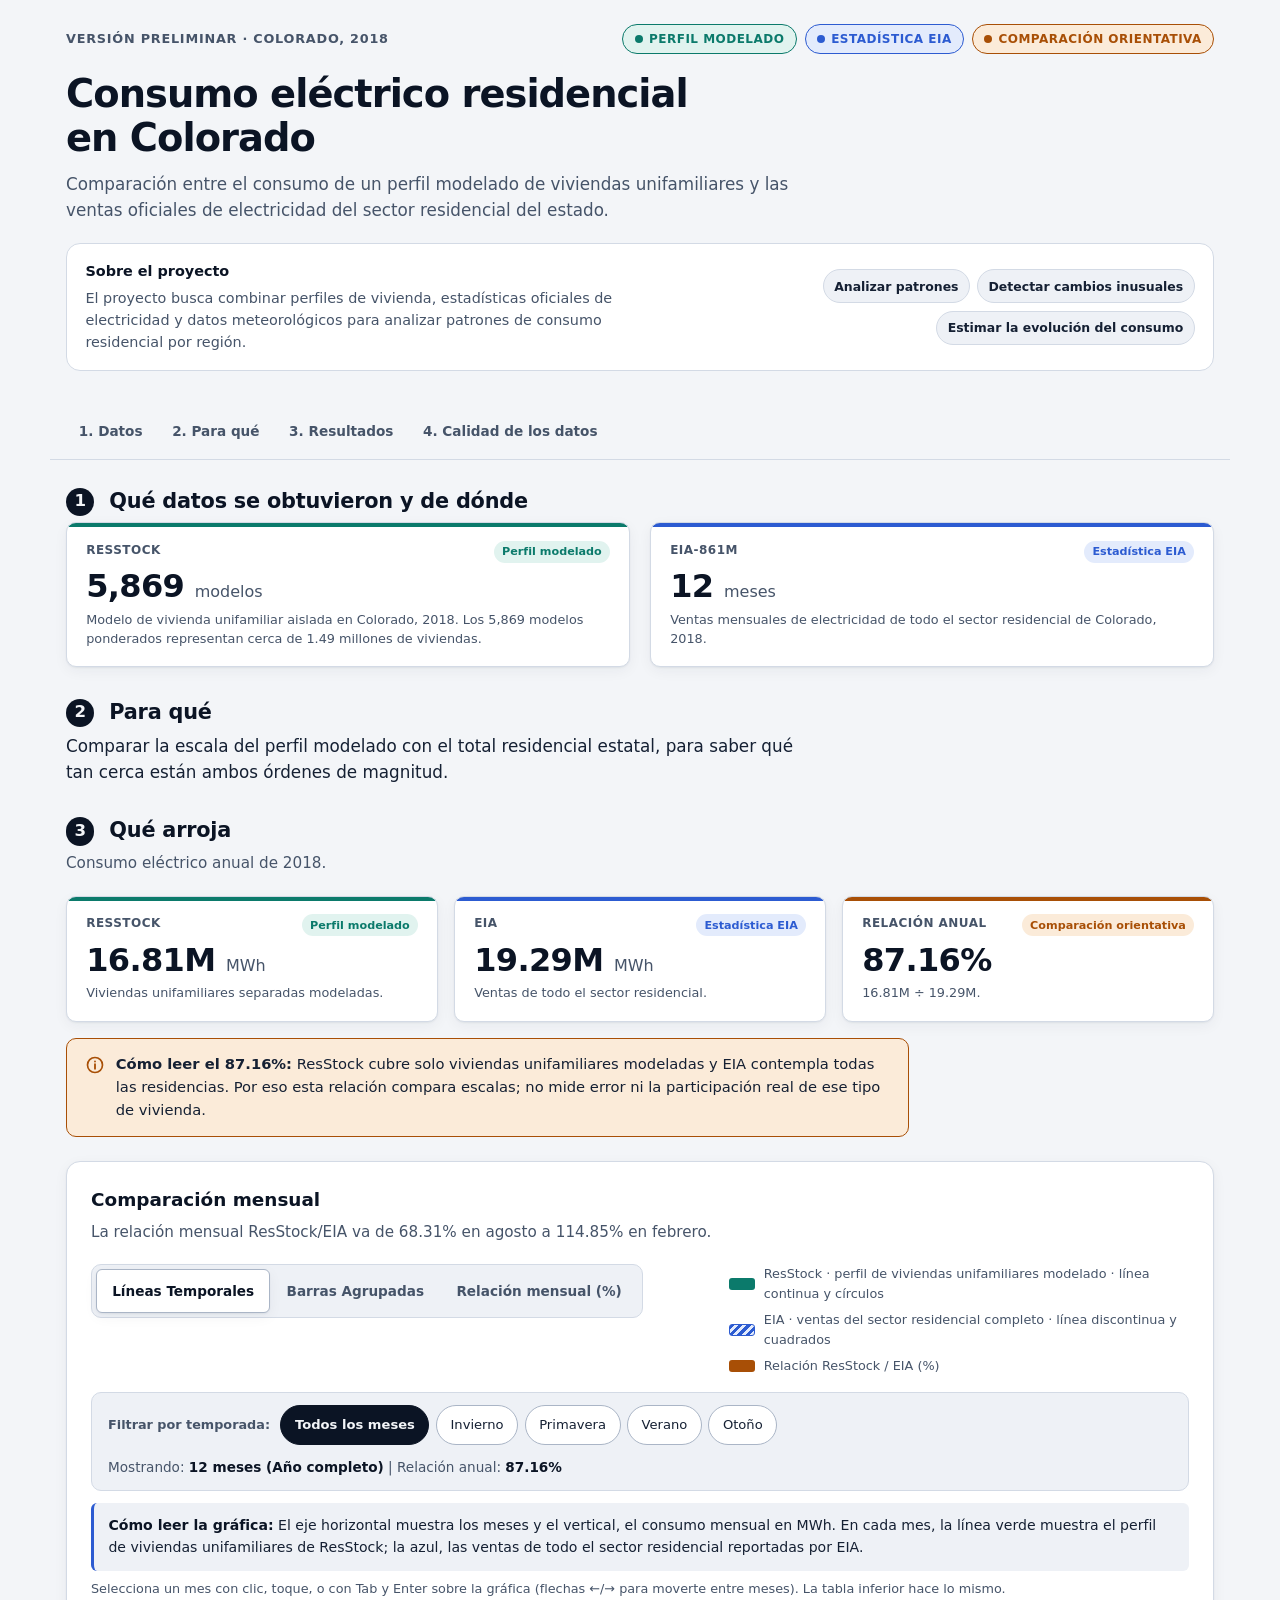
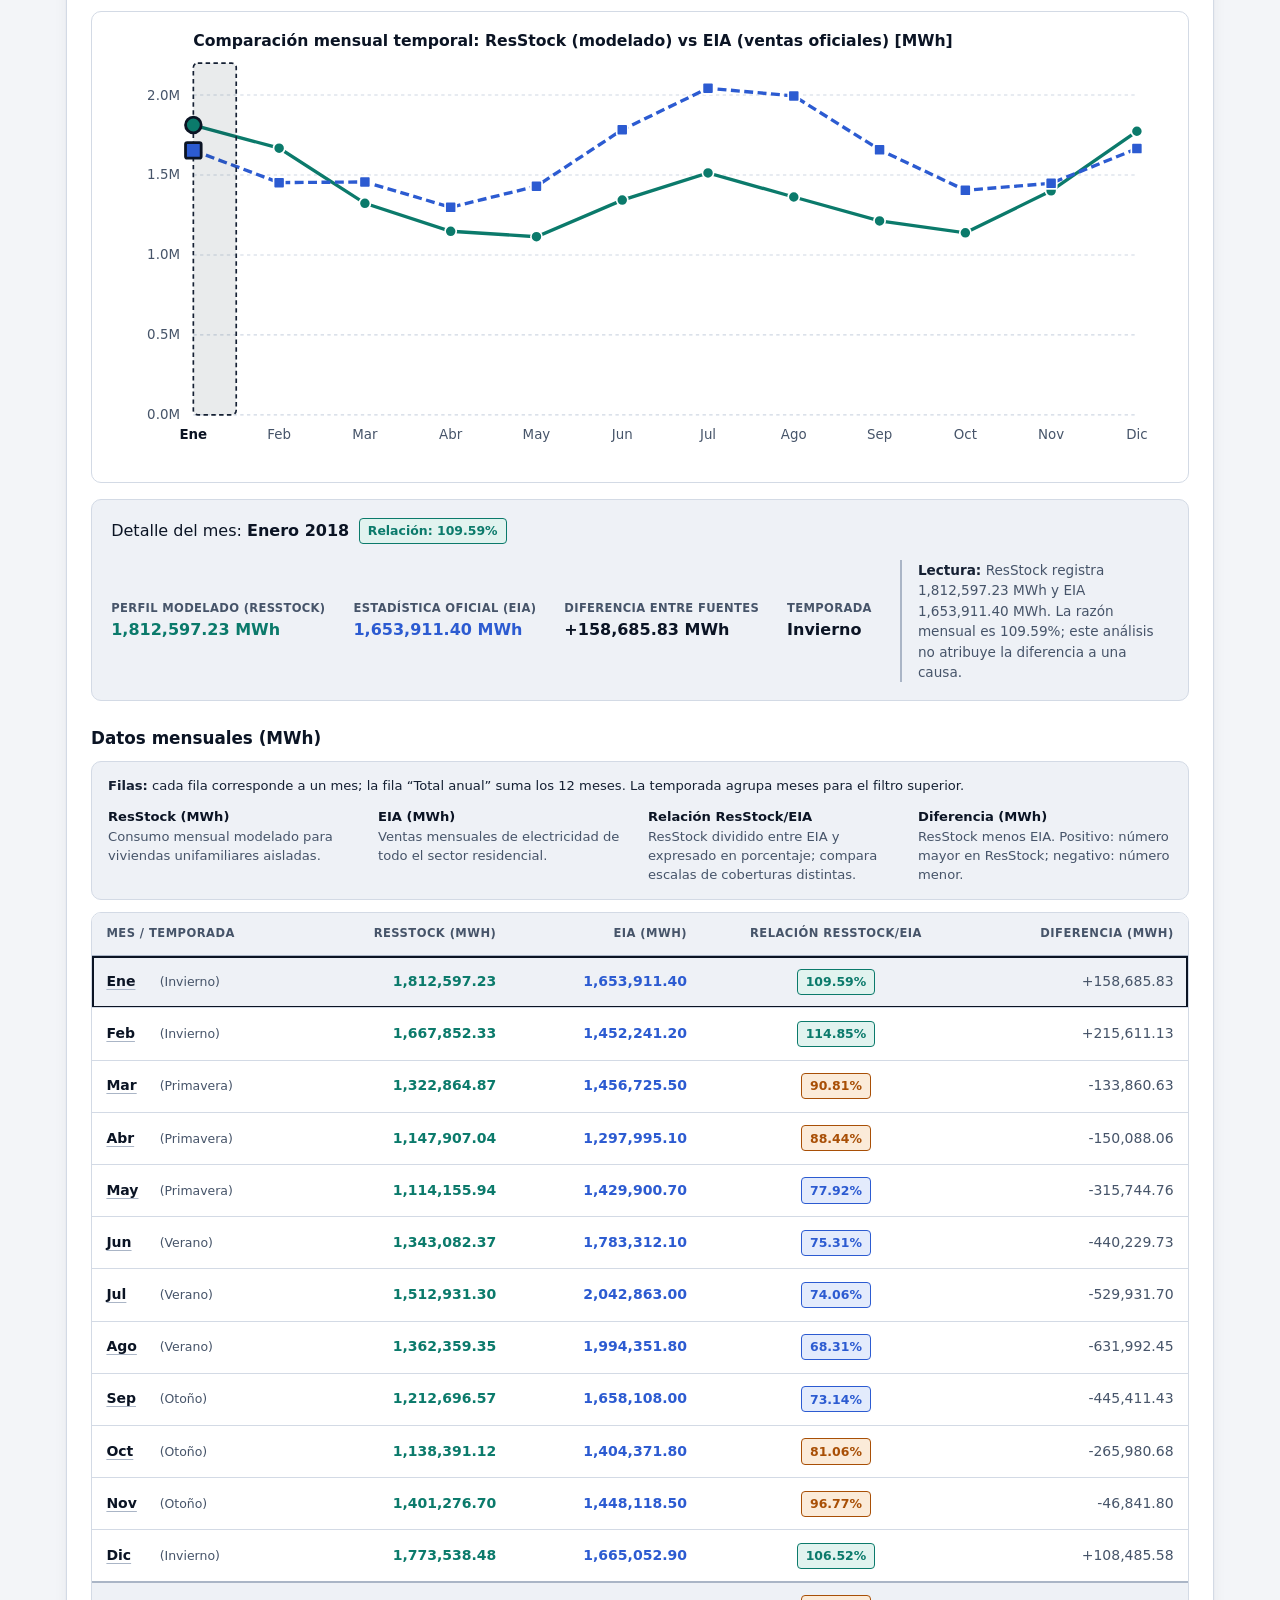
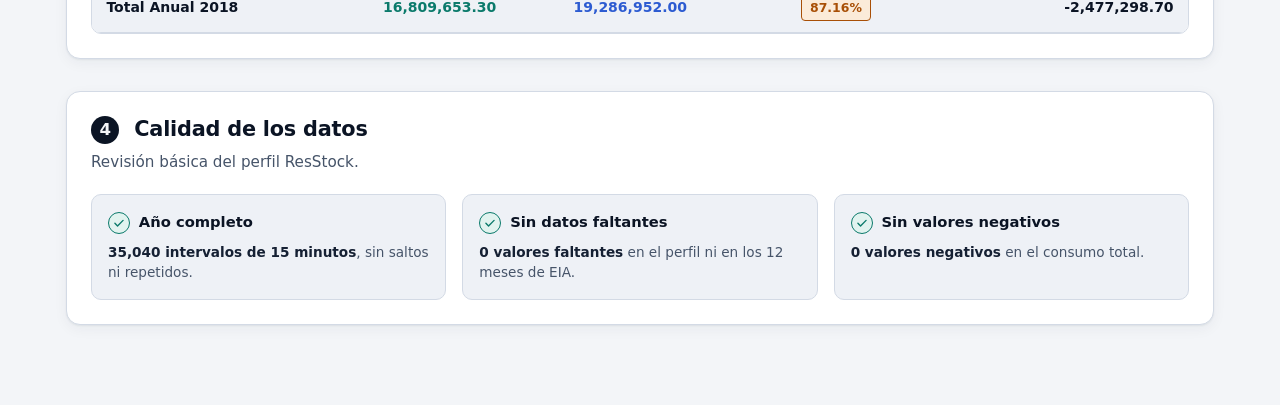
<file: demo/index.html>
<!DOCTYPE html>
<html lang="es">
<head>
  <meta charset="UTF-8">
  <meta name="viewport" content="width=device-width, initial-scale=1.0">
  <meta name="color-scheme" content="light dark">
  <title>Consumo eléctrico residencial en Colorado</title>
  <link rel="stylesheet" href="styles.css">
</head>
<body>
  <a class="skip-link" href="#contenido">Saltar al contenido</a>

  <svg width="0" height="0" style="position:absolute" aria-hidden="true" focusable="false">
    <symbol id="i-check" viewBox="0 0 24 24"><path d="m5 12.5 4.5 4.5L19 7.5" fill="none" stroke="currentColor" stroke-width="2.4" stroke-linecap="round" stroke-linejoin="round"/></symbol>
    <symbol id="i-info" viewBox="0 0 24 24"><circle cx="12" cy="12" r="9" fill="none" stroke="currentColor" stroke-width="2"/><path d="M12 11v5.5M12 7.8v.1" stroke="currentColor" stroke-width="2.2" stroke-linecap="round"/></symbol>
  </svg>

  <div class="container">
    <header id="inicio">
      <div class="header-top">
        <p class="project-meta">Versión preliminar · Colorado, 2018</p>
        <ul class="tags-bar" aria-label="Tipo de cada fuente">
          <li class="tag-badge tag-modeled"><span class="tag-dot" aria-hidden="true"></span> perfil modelado</li>
          <li class="tag-badge tag-eia"><span class="tag-dot" aria-hidden="true"></span> estadística EIA</li>
          <li class="tag-badge tag-exploratory"><span class="tag-dot" aria-hidden="true"></span> comparación orientativa</li>
        </ul>
      </div>
      <h1>Consumo eléctrico residencial en Colorado</h1>
      <p class="subtitle">
        Comparación entre el consumo de un perfil modelado de viviendas unifamiliares y las ventas oficiales de electricidad del sector residencial del estado.
      </p>
      <section class="project-overview" aria-labelledby="project-overview-title">
        <div>
          <h2 id="project-overview-title">Sobre el proyecto</h2>
          <p>El proyecto busca combinar perfiles de vivienda, estadísticas oficiales de electricidad y datos meteorológicos para analizar patrones de consumo residencial por región.</p>
        </div>
        <ul class="project-goals" aria-label="Objetivos del proyecto">
          <li>Analizar patrones</li>
          <li>Detectar cambios inusuales</li>
          <li>Estimar la evolución del consumo</li>
        </ul>
      </section>
    </header>

    <nav class="page-nav" aria-label="Secciones de la página">
      <a href="#datos">1. Datos</a>
      <a href="#objetivo">2. Para qué</a>
      <a href="#resultados">3. Resultados</a>
      <a href="#calidad">4. Calidad de los datos</a>
    </nav>

    <main id="contenido">
    <section id="datos" aria-labelledby="t-datos">
      <h2 class="section-title" id="t-datos"><span class="step">1</span> Qué datos se obtuvieron y de dónde</h2>
      <div class="grid-2col">
        <div class="metric-card color-resstock">
          <div class="metric-header">
            <h3 class="metric-label">ResStock</h3>
            <span class="metric-badge">Perfil modelado</span>
          </div>
          <div class="metric-value">5,869 <span class="unit">modelos</span></div>
          <div class="metric-subtext">Modelo de vivienda unifamiliar aislada en Colorado, 2018. Los 5,869 modelos ponderados representan cerca de 1.49 millones de viviendas.</div>
        </div>
        <div class="metric-card color-eia">
          <div class="metric-header">
            <h3 class="metric-label">EIA-861M</h3>
            <span class="metric-badge">Estadística EIA</span>
          </div>
          <div class="metric-value">12 <span class="unit">meses</span></div>
          <div class="metric-subtext">Ventas mensuales de electricidad de todo el sector residencial de Colorado, 2018.</div>
        </div>
      </div>
    </section>

    <section id="objetivo" aria-labelledby="t-objetivo">
      <h2 class="section-title" id="t-objetivo"><span class="step">2</span> Para qué</h2>
      <p class="section-desc lead">Comparar la escala del perfil modelado con el total residencial estatal, para saber qué tan cerca están ambos órdenes de magnitud.</p>
    </section>

    <section id="resultados" aria-labelledby="t-resultados">
      <h2 class="section-title" id="t-resultados"><span class="step">3</span> Qué arroja</h2>
      <p class="section-desc">Consumo eléctrico anual de 2018.</p>

      <div class="metrics-grid kpi-3">
        <div class="metric-card color-resstock">
          <div class="metric-header">
            <h3 class="metric-label">ResStock</h3>
            <span class="metric-badge">Perfil modelado</span>
          </div>
          <div class="metric-value">16.81M <span class="unit">MWh</span></div>
          <div class="metric-subtext">Viviendas unifamiliares separadas modeladas.</div>
        </div>
        <div class="metric-card color-eia">
          <div class="metric-header">
            <h3 class="metric-label">EIA</h3>
            <span class="metric-badge">Estadística EIA</span>
          </div>
          <div class="metric-value">19.29M <span class="unit">MWh</span></div>
          <div class="metric-subtext">Ventas de todo el sector residencial.</div>
        </div>
        <div class="metric-card color-ratio">
          <div class="metric-header">
            <h3 class="metric-label">Relación anual</h3>
            <span class="metric-badge">Comparación orientativa</span>
          </div>
          <div class="metric-value">87.16%</div>
          <div class="metric-subtext">16.81M ÷ 19.29M.</div>
        </div>
      </div>

      <p class="note" role="note">
        <svg class="note-icon" aria-hidden="true"><use href="#i-info"/></svg>
        <span><strong>Cómo leer el 87.16%:</strong> ResStock cubre solo viviendas unifamiliares modeladas y EIA contempla todas las residencias. Por eso esta relación compara escalas; no mide error ni la participación real de ese tipo de vivienda.</span>
      </p>

      <div class="comparison-section">
        <h3 class="block-title">Comparación mensual</h3>
        <p class="section-desc">La relación mensual ResStock/EIA va de 68.31% en agosto a 114.85% en febrero.</p>

        <div class="toolbar">
          <div class="view-tabs" role="group" aria-label="Tipo de gráfica">
            <button type="button" class="tab-btn active" data-view="lines" aria-pressed="true">Líneas Temporales</button>
            <button type="button" class="tab-btn" data-view="bars" aria-pressed="false">Barras Agrupadas</button>
            <button type="button" class="tab-btn" data-view="ratio" aria-pressed="false">Relación mensual (%)</button>
          </div>

          <ul class="chart-legend" aria-label="Leyenda de la gráfica">
            <li class="legend-item">
              <span class="legend-swatch swatch-resstock" aria-hidden="true"></span>
              <span>ResStock · perfil de viviendas unifamiliares modelado · línea continua y círculos</span>
            </li>
            <li class="legend-item">
              <span class="legend-swatch swatch-eia" aria-hidden="true"></span>
              <span>EIA · ventas del sector residencial completo · línea discontinua y cuadrados</span>
            </li>
            <li class="legend-item" id="legend-ratio" hidden>
              <span class="legend-swatch swatch-ratio" aria-hidden="true"></span>
              <span>Relación ResStock / EIA (%)</span>
            </li>
          </ul>
        </div>

        <div class="filter-bar">
          <div class="filter-group" role="group" aria-label="Filtrar por temporada">
            <span class="filter-label" aria-hidden="true">Filtrar por temporada:</span>
            <button type="button" class="chip-btn active" data-season="all" aria-pressed="true">Todos los meses</button>
            <button type="button" class="chip-btn" data-season="Invierno" aria-pressed="false">Invierno</button>
            <button type="button" class="chip-btn" data-season="Primavera" aria-pressed="false">Primavera</button>
            <button type="button" class="chip-btn" data-season="Verano" aria-pressed="false">Verano</button>
            <button type="button" class="chip-btn" data-season="Otoño" aria-pressed="false">Otoño</button>
          </div>
          <div class="filter-summary" id="filter-summary" role="status" aria-live="polite">
            Mostrando: <strong>12 meses (Año completo)</strong> | Relación anual: <strong>87.16%</strong>
          </div>
        </div>

        <p class="chart-guide" id="chart-guide" role="status" aria-live="polite"><strong>Cómo leer la gráfica:</strong> El eje horizontal muestra los meses y el vertical, el consumo mensual en MWh. Cada punto compara el perfil de ResStock con las ventas EIA.</p>
        <p class="hint">Selecciona un mes con clic, toque, o con Tab y Enter sobre la gráfica (flechas ←/→ para moverte entre meses). La tabla inferior hace lo mismo.</p>

        <div class="chart-container">
          <div id="chart-svg-container"></div>
          <div class="chart-tooltip" id="chart-tooltip" role="presentation"></div>
        </div>

        <div class="month-inspector" id="month-inspector" aria-live="polite">
          <!-- Generado dinámicamente por app.js -->
        </div>

        <h3 class="table-title">Datos mensuales (MWh)</h3>
        <div class="table-guide" aria-label="Cómo leer la tabla">
          <p><strong>Filas:</strong> cada fila corresponde a un mes; la fila “Total anual” suma los 12 meses. La temporada agrupa meses para el filtro superior.</p>
          <dl class="column-key">
            <div><dt>ResStock (MWh)</dt><dd>Consumo mensual modelado para viviendas unifamiliares aisladas.</dd></div>
            <div><dt>EIA (MWh)</dt><dd>Ventas mensuales de electricidad de todo el sector residencial.</dd></div>
            <div><dt>Relación ResStock/EIA</dt><dd>ResStock dividido entre EIA y expresado en porcentaje; compara escalas de coberturas distintas.</dd></div>
            <div><dt>Diferencia (MWh)</dt><dd>ResStock menos EIA. Positivo: número mayor en ResStock; negativo: número menor.</dd></div>
          </dl>
        </div>
        <div class="table-wrapper" tabindex="0" role="region" aria-label="Tabla de datos mensuales, desplazable horizontalmente">
          <table>
            <caption class="sr-only">Consumo mensual 2018 en MWh: ResStock frente a ventas residenciales EIA de Colorado, con relación entre ambas fuentes y diferencia.</caption>
            <thead>
              <tr>
                <th scope="col">Mes / Temporada</th>
                <th scope="col" class="text-right">ResStock (MWh)</th>
                <th scope="col" class="text-right">EIA (MWh)</th>
                <th scope="col" class="text-center">Relación ResStock/EIA</th>
                <th scope="col" class="text-right">Diferencia (MWh)</th>
              </tr>
            </thead>
            <tbody id="data-tbody"></tbody>
            <tfoot id="data-tfoot"></tfoot>
          </table>
        </div>
      </div>
    </section>

    <section id="calidad" aria-labelledby="t-calidad">
      <div class="controls-card">
        <h2 class="section-title" id="t-calidad"><span class="step">4</span> Calidad de los datos</h2>
        <p class="section-desc">Revisión básica del perfil ResStock.</p>
        <div class="controls-grid">
          <div class="control-item">
            <h3 class="control-status">
              <span class="status-icon status-ok"><svg aria-hidden="true"><use href="#i-check"/></svg></span>
              <span>Año completo</span>
            </h3>
            <p><strong>35,040 intervalos de 15 minutos</strong>, sin saltos ni repetidos.</p>
          </div>
          <div class="control-item">
            <h3 class="control-status">
              <span class="status-icon status-ok"><svg aria-hidden="true"><use href="#i-check"/></svg></span>
              <span>Sin datos faltantes</span>
            </h3>
            <p><strong>0 valores faltantes</strong> en el perfil ni en los 12 meses de EIA.</p>
          </div>
          <div class="control-item">
            <h3 class="control-status">
              <span class="status-icon status-ok"><svg aria-hidden="true"><use href="#i-check"/></svg></span>
              <span>Sin valores negativos</span>
            </h3>
            <p><strong>0 valores negativos</strong> en el consumo total.</p>
          </div>
        </div>
      </div>
    </section>
    </main>
  </div>

  <script src="app.js"></script>
</body>
</html>
</file>
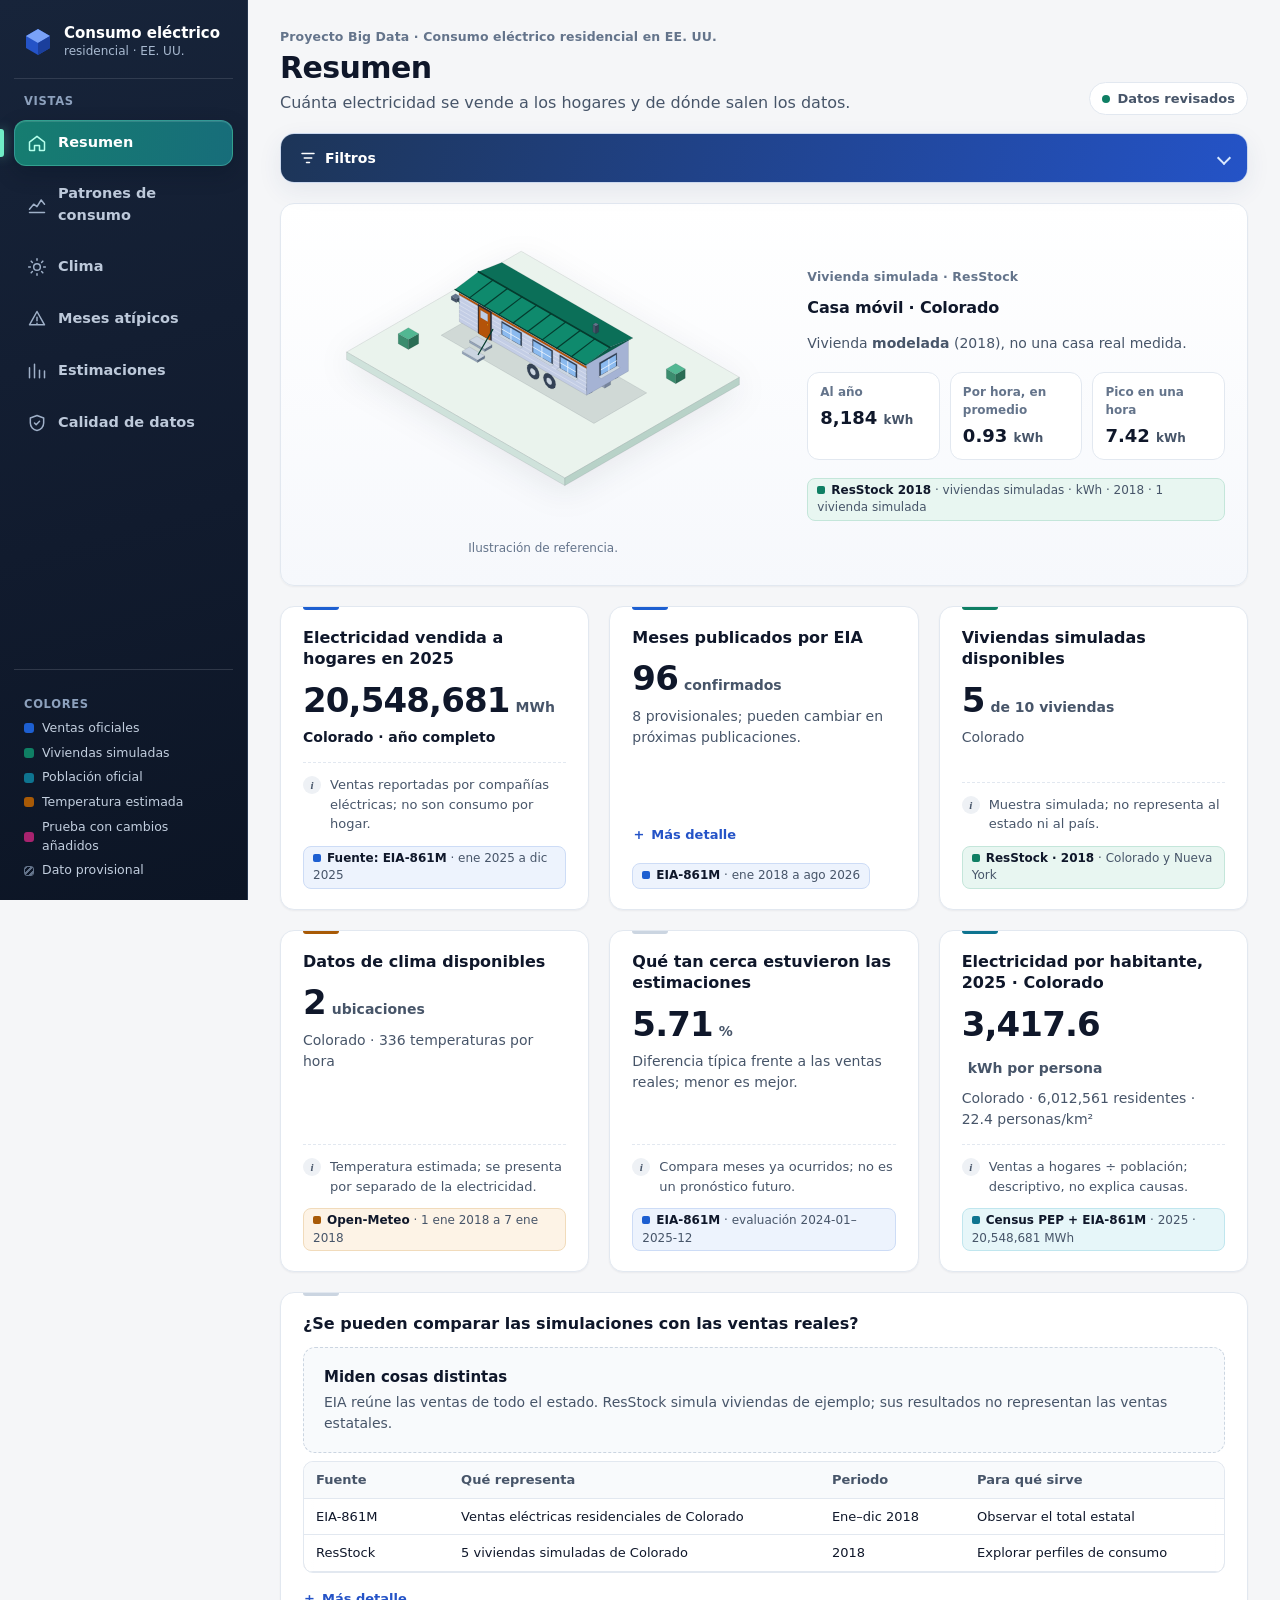
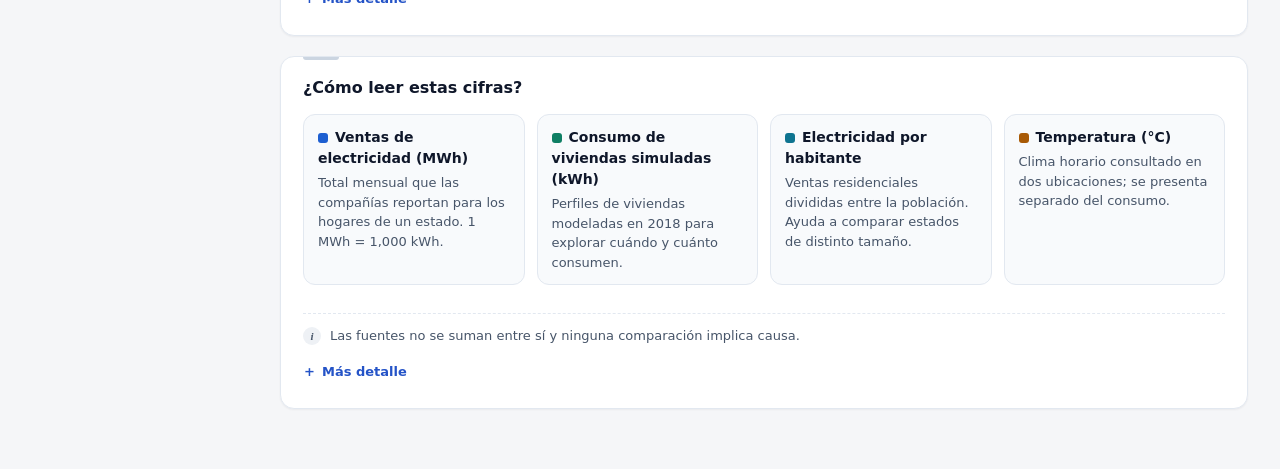
<file: tablero/index.html>
<!doctype html>
<html lang="es">
<head>
<meta charset="utf-8">
<meta name="viewport" content="width=device-width, initial-scale=1">
<title>Consumo eléctrico residencial · Tablero</title>
<meta name="description" content="Tablero exploratorio: ventas residenciales EIA, viviendas simuladas ResStock, población y clima, con la fuente de cada dato visible.">
<link rel="icon" href="data:image/svg+xml,%3Csvg xmlns='http://www.w3.org/2000/svg' viewBox='0 0 32 32'%3E%3Cpath d='M16 3l12 7v12l-12 7-12-7V10z' fill='%232453c7'/%3E%3Cpath d='M16 3l12 7-12 7-12-7z' fill='%237aa2f7'/%3E%3C/svg%3E">
<link rel="stylesheet" href="css/styles.css">
</head>
<body>
<a class="skip" href="#main">Saltar al contenido principal</a>
<div class="app">
  <nav class="rail" aria-label="Vistas del tablero" id="rail"></nav>
  <div class="col">
    <header class="top">
      <div class="top-txt">
        <p class="eyebrow">Proyecto Big Data · Consumo eléctrico residencial en EE. UU.</p>
        <h1 id="view-title">Resumen</h1>
        <p class="lead" id="view-question"></p>
      </div>
      <div class="status" id="load-status" role="status" aria-live="polite"></div>
    </header>
    <details class="filters" id="filters-wrap">
      <summary><svg viewBox="0 0 24 24" aria-hidden="true"><path d="M4 6h16M7 12h10M10 18h4"/></svg>Filtros</summary>
      <div class="filters-grid" id="filters"></div>
    </details>
    <div id="banners"></div>
    <main id="main" tabindex="-1"></main>
  </div>
</div>
<script type="module" src="js/main.js"></script>
</body>
</html>
</file>
<file: demo/styles.css>
/* Prototipo Local Demostrable - Estilos CSS puros (sin dependencias externas ni fuentes remotas) */
:root {
  color-scheme: light dark;

  --bg: #f3f5f8;
  --surface: #ffffff;
  --surface-2: #eef1f6;
  --ink: #152033;
  --ink-strong: #0b1424;
  --muted: #465469;
  --border: #d3dae5;
  --border-strong: #aab5c6;
  --ring: #1d4ed8;

  --res: #0b7a6b;
  --eia: #2c5bd1;
  --ratio: #a84f06;
  --clima: #5b3fc2;
  --res-tint: #e1f3ef;
  --eia-tint: #e3ebfc;
  --ratio-tint: #fbebd9;
  --clima-tint: #ece8fa;

  --warn-bg: #fff4dc;
  --warn-border: #c98a12;
  --warn-ink: #4a3100;

  --grid: #cfd7e3;
  --font: system-ui, -apple-system, "Segoe UI", Roboto, "Helvetica Neue", Arial, sans-serif;
  --mono: ui-monospace, SFMono-Regular, Menlo, Consolas, monospace;
  --radius-sm: 6px;
  --radius-md: 10px;
  --radius-lg: 14px;
  --shadow: 0 1px 2px rgba(21, 32, 51, 0.06), 0 4px 14px rgba(21, 32, 51, 0.05);
}

@media (prefers-color-scheme: dark) {
  :root {
    --bg: #0d1420;
    --surface: #151e2e;
    --surface-2: #1c2739;
    --ink: #dfe6f1;
    --ink-strong: #f5f8fc;
    --muted: #a6b3c8;
    --border: #2a364a;
    --border-strong: #46556e;
    --ring: #8fb2ff;

    --res: #45d1b6;
    --eia: #86a9ff;
    --ratio: #f3b055;
    --clima: #b9a4ff;
    --res-tint: rgba(69, 209, 182, 0.14);
    --eia-tint: rgba(134, 169, 255, 0.14);
    --ratio-tint: rgba(243, 176, 85, 0.14);
    --clima-tint: rgba(185, 164, 255, 0.14);

    --warn-bg: rgba(243, 176, 85, 0.12);
    --warn-border: #d99a3a;
    --warn-ink: #f6dfb6;

    --grid: #2a364a;
    --shadow: 0 1px 2px rgba(0, 0, 0, 0.4);
  }
}

* { box-sizing: border-box; margin: 0; padding: 0; }

html { scroll-behavior: smooth; scroll-padding-top: 4.5rem; }

body {
  font-family: var(--font);
  background: var(--bg);
  color: var(--ink);
  line-height: 1.55;
  -webkit-font-smoothing: antialiased;
}

.container {
  max-width: 1180px;
  margin: 0 auto;
  padding: 1.5rem 1rem 3rem;
}

:focus-visible {
  outline: 3px solid var(--ring);
  outline-offset: 2px;
}

.skip-link {
  position: absolute;
  left: 1rem;
  top: -4rem;
  background: var(--ink-strong);
  color: var(--bg);
  padding: 0.6rem 1rem;
  border-radius: var(--radius-sm);
  z-index: 50;
  font-weight: 600;
}
.skip-link:focus { top: 0.75rem; }

.sr-only {
  position: absolute;
  width: 1px; height: 1px;
  overflow: hidden;
  clip: rect(0 0 0 0);
  white-space: nowrap;
}

code, .control-code, .cmd-badge { font-family: var(--mono); }

/* Encabezado */
header { margin-bottom: 1.25rem; }

.header-top {
  display: flex;
  justify-content: space-between;
  align-items: center;
  flex-wrap: wrap;
  gap: 0.75rem 1rem;
  margin-bottom: 1.1rem;
}

.project-meta {
  font-size: 0.8rem;
  color: var(--muted);
  text-transform: uppercase;
  letter-spacing: 0.06em;
  font-weight: 700;
}

.tags-bar {
  list-style: none;
  display: flex;
  flex-wrap: wrap;
  gap: 0.5rem;
}

.tag-badge {
  display: inline-flex;
  align-items: center;
  gap: 0.4rem;
  padding: 0.3rem 0.7rem;
  border-radius: 9999px;
  font-size: 0.75rem;
  font-weight: 700;
  text-transform: uppercase;
  letter-spacing: 0.04em;
  border: 1px solid currentColor;
}
.tag-dot { width: 8px; height: 8px; border-radius: 50%; background: currentColor; }
.tag-modeled { color: var(--res); background: var(--res-tint); }
.tag-eia { color: var(--eia); background: var(--eia-tint); }
.tag-exploratory { color: var(--ratio); background: var(--ratio-tint); }

h1 {
  font-size: clamp(1.6rem, 1.1rem + 2.2vw, 2.4rem);
  font-weight: 750;
  color: var(--ink-strong);
  letter-spacing: -0.025em;
  line-height: 1.15;
  margin-bottom: 0.7rem;
  max-width: 24ch;
}

.subtitle {
  color: var(--muted);
  font-size: 1.05rem;
  max-width: 68ch;
}

.project-overview {
  display: grid;
  grid-template-columns: minmax(0, 1.25fr) minmax(260px, 1fr);
  align-items: center;
  gap: 1rem 1.5rem;
  margin-top: 1.25rem;
  padding: 1rem 1.15rem;
  background: var(--surface);
  border: 1px solid var(--border);
  border-radius: var(--radius-lg);
}
.project-overview h2 {
  color: var(--ink-strong);
  font-size: 0.9rem;
  font-weight: 750;
  margin-bottom: 0.25rem;
}
.project-overview p {
  color: var(--muted);
  font-size: 0.9rem;
  max-width: 62ch;
}
.project-goals {
  display: flex;
  align-items: center;
  justify-content: flex-end;
  flex-wrap: wrap;
  gap: 0.45rem;
  list-style: none;
}
.project-goals li {
  padding: 0.4rem 0.65rem;
  border: 1px solid var(--border);
  border-radius: 9999px;
  background: var(--surface-2);
  color: var(--ink);
  font-size: 0.78rem;
  font-weight: 650;
}

.disclaimer-banner {
  background: var(--warn-bg);
  border: 1px solid var(--warn-border);
  border-radius: var(--radius-md);
  padding: 0.95rem 1.2rem;
  margin-top: 1.4rem;
  display: flex;
  align-items: flex-start;
  gap: 0.85rem;
}
.disclaimer-icon { width: 24px; height: 24px; flex-shrink: 0; color: var(--warn-border); margin-top: 0.1rem; }
.disclaimer-text { font-size: 0.9rem; color: var(--warn-ink); line-height: 1.5; max-width: 90ch; }
.disclaimer-text strong { color: var(--ink-strong); }

/* Navegación interna */
.page-nav {
  position: sticky;
  top: 0;
  z-index: 20;
  display: flex;
  gap: 0.25rem;
  overflow-x: auto;
  background: color-mix(in srgb, var(--bg) 90%, transparent);
  backdrop-filter: blur(6px);
  border-bottom: 1px solid var(--border);
  margin: 0 -1rem 1.75rem;
  padding: 0.5rem 1rem;
}
.page-nav a {
  white-space: nowrap;
  color: var(--muted);
  text-decoration: none;
  font-size: 0.85rem;
  font-weight: 600;
  padding: 0.5rem 0.8rem;
  border-radius: 9999px;
  min-height: 40px;
  display: inline-flex;
  align-items: center;
  transition: background-color 0.15s ease, color 0.15s ease;
}
.page-nav a:hover { background: var(--surface-2); color: var(--ink-strong); }

section { margin-bottom: 2rem; }

.section-title {
  font-size: 1.3rem;
  font-weight: 700;
  color: var(--ink-strong);
  letter-spacing: -0.01em;
  line-height: 1.25;
  margin-bottom: 0.4rem;
}
.section-desc { font-size: 0.95rem; color: var(--muted); margin-bottom: 1.25rem; max-width: 80ch; }

/* KPIs */
.metrics-grid {
  display: grid;
  grid-template-columns: repeat(auto-fit, minmax(240px, 1fr));
  gap: 1rem;
}

.metric-card {
  --accent: var(--border-strong);
  background: linear-gradient(var(--accent), var(--accent)) top / 100% 4px no-repeat, var(--surface);
  border: 1px solid var(--border);
  border-radius: var(--radius-md);
  padding: 1.1rem 1.2rem;
  box-shadow: var(--shadow);
  display: flex;
  flex-direction: column;
  gap: 0.4rem;
}
.metric-card.color-resstock { --accent: var(--res); }
.metric-card.color-eia { --accent: var(--eia); }
.metric-card.color-ratio { --accent: var(--ratio); }
.metric-card.color-quality { --accent: var(--clima); }

.metric-header { display: flex; justify-content: space-between; align-items: flex-start; gap: 0.5rem; }
.metric-label {
  font-size: 0.75rem;
  font-weight: 700;
  color: var(--muted);
  text-transform: uppercase;
  letter-spacing: 0.04em;
}
.metric-badge {
  font-size: 0.7rem;
  font-weight: 600;
  padding: 0.15rem 0.5rem;
  border-radius: 9999px;
  background: var(--surface-2);
  color: var(--muted);
  text-align: right;
}
.color-resstock .metric-badge { background: var(--res-tint); color: var(--res); }
.color-eia .metric-badge { background: var(--eia-tint); color: var(--eia); }
.color-ratio .metric-badge { background: var(--ratio-tint); color: var(--ratio); }
.color-quality .metric-badge { background: var(--clima-tint); color: var(--clima); }

.metric-value {
  font-size: 2rem;
  font-weight: 750;
  color: var(--ink-strong);
  letter-spacing: -0.02em;
  line-height: 1.1;
  font-variant-numeric: tabular-nums;
}
.unit { font-size: 1rem; font-weight: 500; color: var(--muted); letter-spacing: 0; }
.metric-subtext { font-size: 0.8rem; color: var(--muted); line-height: 1.45; }

/* Contenedores de sección */
.controls-card, .comparison-section, .state-box {
  background: var(--surface);
  border: 1px solid var(--border);
  border-radius: var(--radius-lg);
  padding: 1.5rem;
  box-shadow: var(--shadow);
}

.controls-grid {
  display: grid;
  grid-template-columns: repeat(auto-fit, minmax(250px, 1fr));
  gap: 1rem;
}
.control-item {
  background: var(--surface-2);
  border: 1px solid var(--border);
  border-radius: var(--radius-md);
  padding: 1rem;
}
.control-status {
  display: flex;
  align-items: center;
  gap: 0.55rem;
  margin-bottom: 0.5rem;
  font-weight: 700;
  font-size: 0.92rem;
  color: var(--ink-strong);
}
.status-icon {
  width: 22px; height: 22px;
  border-radius: 50%;
  display: inline-flex;
  align-items: center;
  justify-content: center;
  flex-shrink: 0;
}
.status-icon svg { width: 14px; height: 14px; }
.status-ok { background: var(--res-tint); color: var(--res); border: 1.5px solid var(--res); }
.status-notice { background: var(--eia-tint); color: var(--eia); border: 1.5px solid var(--eia); }
.control-item p, .hash-list { font-size: 0.85rem; color: var(--muted); line-height: 1.5; }
.control-item strong { color: var(--ink); }
.hash-list { list-style: none; display: grid; gap: 0.4rem; }
.control-code {
  font-size: 0.75rem;
  background: var(--surface);
  border: 1px solid var(--border);
  padding: 0.1rem 0.35rem;
  border-radius: 4px;
  color: var(--ink);
  overflow-wrap: anywhere;
}

/* Comparación */
.toolbar {
  display: flex;
  justify-content: space-between;
  align-items: flex-start;
  flex-wrap: wrap;
  gap: 1rem;
  margin-bottom: 1rem;
}

.view-tabs {
  display: inline-flex;
  flex-wrap: wrap;
  background: var(--surface-2);
  padding: 0.25rem;
  border-radius: var(--radius-md);
  border: 1px solid var(--border);
}
.tab-btn {
  background: transparent;
  border: 1px solid transparent;
  color: var(--muted);
  padding: 0.55rem 0.95rem;
  min-height: 44px;
  font: inherit;
  font-size: 0.85rem;
  font-weight: 600;
  border-radius: var(--radius-sm);
  cursor: pointer;
  transition: background-color 0.15s ease, color 0.15s ease;
}
.tab-btn:hover { color: var(--ink-strong); }
.tab-btn.active {
  background: var(--surface);
  color: var(--ink-strong);
  border-color: var(--border-strong);
  box-shadow: var(--shadow);
}

.chart-legend {
  list-style: none;
  display: grid;
  gap: 0.4rem;
  font-size: 0.8rem;
  color: var(--muted);
  max-width: 460px;
}
.legend-item { display: flex; align-items: center; gap: 0.55rem; }
.legend-swatch { width: 26px; height: 12px; border-radius: 3px; flex-shrink: 0; }
.swatch-resstock { background: var(--res); }
.swatch-eia {
  background: repeating-linear-gradient(135deg, var(--eia) 0 3px, var(--eia-tint) 3px 6px);
  border: 1.5px solid var(--eia);
}
.swatch-ratio { background: var(--ratio); }

.filter-bar {
  background: var(--surface-2);
  border: 1px solid var(--border);
  border-radius: var(--radius-md);
  padding: 0.75rem 1rem;
  display: flex;
  justify-content: space-between;
  align-items: center;
  flex-wrap: wrap;
  gap: 0.75rem 1rem;
  margin-bottom: 0.75rem;
}
.filter-group { display: flex; align-items: center; gap: 0.4rem; flex-wrap: wrap; }
.filter-label { font-size: 0.8rem; color: var(--muted); font-weight: 700; margin-right: 0.25rem; }
.chip-btn {
  background: var(--surface);
  border: 1px solid var(--border-strong);
  color: var(--ink);
  padding: 0.4rem 0.85rem;
  min-height: 40px;
  border-radius: 9999px;
  font: inherit;
  font-size: 0.82rem;
  font-weight: 500;
  cursor: pointer;
  transition: background-color 0.15s ease, border-color 0.15s ease;
}
.chip-btn:hover { border-color: var(--ink); }
.chip-btn.active {
  background: var(--ink-strong);
  border-color: var(--ink-strong);
  color: var(--bg);
  font-weight: 700;
}
.filter-summary { font-size: 0.85rem; color: var(--muted); }
.filter-summary strong { color: var(--ink-strong); }

.hint { font-size: 0.8rem; color: var(--muted); margin-bottom: 0.75rem; }
.chart-guide {
  margin: 0.25rem 0 0.5rem;
  padding: 0.75rem 0.9rem;
  border-left: 3px solid var(--eia);
  border-radius: var(--radius-sm);
  background: var(--surface-2);
  color: var(--ink);
  font-size: 0.88rem;
}
.chart-guide strong { color: var(--ink-strong); }

/* Gráfica */
.chart-container {
  position: relative;
  width: 100%;
  background: var(--surface);
  border: 1px solid var(--border);
  border-radius: var(--radius-md);
  padding: 0.75rem;
  margin-bottom: 1rem;
}
.chart-svg { width: 100%; height: auto; display: block; overflow: visible; }

.chart-svg text { font-family: var(--font); }
.ax-text { fill: var(--muted); font-size: 12px; }
.ax-text.sel { fill: var(--ink-strong); font-weight: 700; }
.chart-title { fill: var(--ink-strong); font-size: 14px; font-weight: 700; }
.grid-line { stroke: var(--grid); stroke-dasharray: 3 3; }
.base-line { stroke: var(--ratio); stroke-dasharray: 5 3; stroke-width: 1.5; }
.base-text { fill: var(--ratio); font-size: 11px; font-weight: 700; }

.ln-res { fill: none; stroke: var(--res); stroke-width: 3; }
.ln-eia { fill: none; stroke: var(--eia); stroke-width: 3; stroke-dasharray: 8 4; }
.ln-ratio { fill: none; stroke: var(--ratio); stroke-width: 3; }
.pt-res { fill: var(--res); stroke: var(--surface); stroke-width: 1.5; }
.pt-eia { fill: var(--eia); stroke: var(--surface); stroke-width: 1.5; }
.pt-ratio { fill: var(--ratio); stroke: var(--surface); stroke-width: 1.5; }
.bar-res { fill: var(--res); }
.bar-eia { fill: url(#hatch-eia); stroke: var(--eia); stroke-width: 1.5; }
.hatch-bg { fill: var(--surface); }
.hatch-ln { stroke: var(--eia); stroke-width: 2.2; }
.ratio-label { fill: var(--ratio); font-size: 10.5px; font-weight: 700; }

.chart-month-col { cursor: pointer; outline: none; }
.chart-month-col .hit { fill: transparent; }
.chart-month-col:hover .hit { fill: color-mix(in srgb, var(--ink) 7%, transparent); }
.chart-month-col.selected .hit { fill: color-mix(in srgb, var(--ink) 9%, transparent); stroke: var(--ink); stroke-width: 1.5; stroke-dasharray: 4 3; }
.chart-month-col:focus-visible .hit { stroke: var(--ring); stroke-width: 3; stroke-dasharray: none; fill: color-mix(in srgb, var(--ink) 9%, transparent); }
.chart-month-col.selected .pt-res,
.chart-month-col.selected .pt-eia,
.chart-month-col.selected .pt-ratio { stroke: var(--ink-strong); stroke-width: 2.5; }
.chart-month-col.selected .bar-res,
.chart-month-col.selected .bar-eia { stroke: var(--ink-strong); stroke-width: 2; }
.chart-month-col.dimmed { opacity: 0.28; }

.chart-tooltip {
  position: absolute;
  background: var(--ink-strong);
  color: var(--bg);
  border-radius: var(--radius-sm);
  padding: 0.5rem 0.75rem;
  font-size: 0.78rem;
  line-height: 1.45;
  box-shadow: 0 6px 18px rgba(0, 0, 0, 0.25);
  pointer-events: none;
  opacity: 0;
  transition: opacity 0.12s ease;
  z-index: 10;
  white-space: nowrap;
}

/* Inspector */
.month-inspector {
  background: var(--surface-2);
  border: 1px solid var(--border);
  border-left: 1px solid var(--border);
  border-radius: var(--radius-md);
  padding: 1.1rem 1.2rem;
  display: flex;
  flex-wrap: wrap;
  gap: 1rem 1.75rem;
  align-items: center;
  margin-bottom: 1.5rem;
}
.inspector-title { font-size: 1rem; color: var(--ink-strong); display: flex; align-items: center; flex-wrap: wrap; gap: 0.6rem; }
.inspector-stats { display: flex; flex-wrap: wrap; gap: 0.75rem 1.75rem; }
.inspector-stat-item { display: flex; flex-direction: column; }
.inspector-stat-label { font-size: 0.72rem; color: var(--muted); text-transform: uppercase; letter-spacing: 0.03em; font-weight: 600; }
.inspector-stat-val { font-size: 1rem; font-weight: 700; color: var(--ink-strong); font-variant-numeric: tabular-nums; }
.inspector-stat-val.c-res { color: var(--res); }
.inspector-stat-val.c-eia { color: var(--eia); }
.inspector-notes {
  font-size: 0.85rem;
  color: var(--muted);
  flex: 1 1 260px;
  line-height: 1.5;
  border-left: 2px solid var(--border-strong);
  padding-left: 1rem;
}
.inspector-notes strong { color: var(--ink); }

/* Tabla */
.table-title { font-size: 1.05rem; font-weight: 700; color: var(--ink-strong); margin-bottom: 0.6rem; }
.table-guide {
  margin-bottom: 0.8rem;
  padding: 0.9rem 1rem;
  border: 1px solid var(--border);
  border-radius: var(--radius-md);
  background: var(--surface-2);
  color: var(--ink);
  font-size: 0.82rem;
}
.table-guide > p { margin-bottom: 0.65rem; }
.column-key {
  display: grid;
  grid-template-columns: repeat(auto-fit, minmax(min(100%, 205px), 1fr));
  gap: 0.6rem 1rem;
}
.column-key > div { min-width: 0; }
.column-key dt { color: var(--ink-strong); font-weight: 750; }
.column-key dd { color: var(--muted); line-height: 1.45; }
.table-wrapper {
  overflow-x: auto;
  border: 1px solid var(--border);
  border-radius: var(--radius-md);
}
table { width: 100%; border-collapse: collapse; font-size: 0.875rem; text-align: left; }
th {
  background: var(--surface-2);
  color: var(--muted);
  font-weight: 700;
  padding: 0.75rem 0.9rem;
  border-bottom: 1px solid var(--border-strong);
  text-transform: uppercase;
  font-size: 0.72rem;
  letter-spacing: 0.04em;
  white-space: nowrap;
}
td {
  padding: 0.35rem 0.9rem;
  border-bottom: 1px solid var(--border);
  color: var(--ink);
  white-space: nowrap;
  font-variant-numeric: tabular-nums;
}
tbody tr { transition: background-color 0.12s ease, opacity 0.15s ease; }
tbody tr:hover { background: var(--surface-2); }
tbody tr.selected-row { background: var(--surface-2); box-shadow: inset 0 0 0 2px var(--ink-strong); }
tbody tr.dimmed { opacity: 0.4; }
tbody tr:last-child td { border-bottom: none; }
tfoot tr.total-row { background: var(--surface-2); font-weight: 700; border-top: 2px solid var(--border-strong); }
tfoot td { padding: 0.7rem 0.9rem; color: var(--ink-strong); }
.text-right { text-align: right; }
.text-center { text-align: center; }
.c-res { color: var(--res); }
.c-eia { color: var(--eia); }
.c-muted { color: var(--muted); }
td .c-res, td .c-eia { font-weight: 600; }
.season { color: var(--muted); font-size: 0.78rem; margin-left: 0.3rem; }

.row-btn {
  background: transparent;
  border: none;
  font: inherit;
  font-weight: 700;
  color: var(--ink-strong);
  cursor: pointer;
  min-height: 40px;
  min-width: 44px;
  text-align: left;
  padding: 0.25rem 0;
  text-decoration: underline;
  text-decoration-color: var(--border-strong);
  text-underline-offset: 3px;
}
.row-btn:hover { text-decoration-color: var(--ink-strong); }

.ratio-pill {
  display: inline-block;
  padding: 0.15rem 0.5rem;
  border-radius: 4px;
  font-weight: 700;
  font-size: 0.78rem;
  border: 1px solid currentColor;
}
.ratio-high { background: var(--res-tint); color: var(--res); }
.ratio-mid { background: var(--ratio-tint); color: var(--ratio); }
.ratio-low { background: var(--eia-tint); color: var(--eia); }

/* Limitaciones */
.grid-2col {
  display: grid;
  grid-template-columns: repeat(auto-fit, minmax(min(100%, 340px), 1fr));
  gap: 1.25rem;
}
.info-card {
  background: var(--surface);
  border: 1px solid var(--border);
  border-radius: var(--radius-lg);
  padding: 1.5rem;
  box-shadow: var(--shadow);
}
.info-card h3 { font-size: 1.1rem; font-weight: 700; color: var(--ink-strong); margin-bottom: 0.9rem; }
.info-card ul { list-style: none; }
.info-card li {
  font-size: 0.9rem;
  color: var(--muted);
  margin-bottom: 0.85rem;
  line-height: 1.55;
  position: relative;
  padding-left: 1.2rem;
}
.info-card li:last-child { margin-bottom: 0; }
.info-card li::before {
  content: "";
  position: absolute;
  left: 0; top: 0.6em;
  width: 7px; height: 7px;
  background: var(--ratio);
  border-radius: 2px;
}
.info-card li strong { color: var(--ink); }

/* Estado */
.state-grid {
  display: grid;
  grid-template-columns: repeat(auto-fit, minmax(min(100%, 300px), 1fr));
  gap: 1rem;
}
.state-column {
  background: var(--surface-2);
  border: 1px solid var(--border);
  border-radius: var(--radius-md);
  padding: 1.1rem;
}
.state-column h3 {
  font-size: 0.85rem;
  text-transform: uppercase;
  letter-spacing: 0.04em;
  margin-bottom: 0.8rem;
  display: flex;
  align-items: center;
  gap: 0.45rem;
}
.state-done { border-top: 4px solid var(--res); }
.state-done h3 { color: var(--res); }
.state-pending { border-top: 4px dashed var(--border-strong); }
.state-pending h3 { color: var(--muted); }
.state-list { list-style: none; }
.state-list li {
  font-size: 0.875rem;
  color: var(--ink);
  margin-bottom: 0.55rem;
  line-height: 1.45;
  display: flex;
  align-items: flex-start;
  gap: 0.5rem;
}
.mark { width: 18px; height: 18px; flex-shrink: 0; margin-top: 0.1rem; }
.mark-done { color: var(--res); }
.mark-pending { color: var(--muted); }

/* Pie */
footer {
  border-top: 1px solid var(--border);
  padding-top: 1.25rem;
  margin-top: 2rem;
  display: flex;
  justify-content: space-between;
  align-items: center;
  flex-wrap: wrap;
  gap: 1rem;
  font-size: 0.82rem;
  color: var(--muted);
}
.footer-credits { line-height: 1.5; }
.footer-credits strong { color: var(--ink); }
.cmd-badge {
  display: inline-block;
  background: var(--surface);
  border: 1px solid var(--border-strong);
  padding: 0.35rem 0.65rem;
  border-radius: var(--radius-sm);
  font-size: 0.78rem;
  color: var(--ink);
  overflow-wrap: anywhere;
}

/* Responsive */
@media (max-width: 768px) {
  .container { padding-top: 1rem; }
  .project-overview { grid-template-columns: 1fr; }
  .project-goals { justify-content: flex-start; }
  .controls-card, .comparison-section, .state-box, .info-card { padding: 1.1rem; }
  .view-tabs { width: 100%; }
  .tab-btn { flex: 1 1 auto; }
  .chart-container { padding: 0.25rem; overflow-x: auto; }
  .chart-svg { min-width: 640px; }
  .inspector-notes { border-left: none; border-top: 1px solid var(--border-strong); padding-left: 0; padding-top: 0.75rem; }
  .metric-value { font-size: 1.75rem; }
}

@media (prefers-reduced-motion: reduce) {
  html { scroll-behavior: auto; }
  *, *::before, *::after { transition: none !important; animation: none !important; }
}

@media (forced-colors: active) {
  .chart-month-col.selected .hit { stroke: Highlight; }
  .tab-btn.active, .chip-btn.active { outline: 2px solid Highlight; }
}

@media print {
  .page-nav, .skip-link, .hint { display: none; }
  body { background: #fff; }
  section { break-inside: avoid; }
}

/* Flujo de lectura: pasos, nota de interpretación */
.step {
  display: inline-flex;
  align-items: center;
  justify-content: center;
  width: 1.7em;
  height: 1.7em;
  margin-right: 0.5rem;
  border-radius: 50%;
  background: var(--ink-strong);
  color: var(--bg);
  font-size: 0.8em;
  font-weight: 700;
  vertical-align: 0.1em;
}
.lead { font-size: 1.05rem; color: var(--ink); max-width: 70ch; margin-bottom: 0; }
.kpi-3 { grid-template-columns: repeat(auto-fit, minmax(min(100%, 260px), 1fr)); }
.note {
  display: flex;
  align-items: flex-start;
  gap: 0.7rem;
  margin: 1rem 0 1.5rem;
  padding: 0.9rem 1.1rem;
  background: var(--ratio-tint);
  border: 1px solid var(--ratio);
  border-radius: var(--radius-md);
  font-size: 0.92rem;
  color: var(--ink);
  max-width: 90ch;
}
.note-icon { width: 20px; height: 20px; flex-shrink: 0; color: var(--ratio); margin-top: 0.1rem; }
.block-title { font-size: 1.15rem; font-weight: 700; color: var(--ink-strong); margin-bottom: 0.4rem; }
</file>
<file: tablero/css/styles.css>
/* Tablero · consumo eléctrico residencial
   Sistema visual: producto analítico claro, sobrio y legible (inspirado en guías UI UX Pro Max:
   paleta SaaS de un solo acento, iconos SVG, estados de carga, contraste AA, movimiento solo funcional). */
:root {
  --bg: #f5f6f8;
  --surface: #ffffff;
  --surface-2: #f8fafc;
  --ink: #0f172a;
  --ink-2: #475569;
  --ink-3: #64748b;
  --line: #e2e8f0;
  --line-2: #cbd5e1;
  --accent: #2453c7;
  --accent-bg: #eef3ff;

  /* Colores por fuente (procedencia) */
  --eia: #1d5fd1;
  --res: #0f7f64;
  --clim: #a85a06;
  --syn: #a8236f;
  --pre: #64748b;
  --demo: #0e7490;
  --eia-bg: #edf3fd;
  --res-bg: #e8f6f1;
  --clim-bg: #fdf3e6;
  --syn-bg: #fbecf4;
  --pre-bg: #eef1f5;
  --demo-bg: #e6f6f9;

  --focus: #2453c7;
  --radius: 14px;
  --shadow: 0 1px 2px rgba(15, 23, 42, 0.05);
  --shadow-hover: 0 6px 20px -8px rgba(15, 23, 42, 0.16);
  --ease: cubic-bezier(0.16, 1, 0.3, 1);
  --font: "Inter", "Segoe UI", system-ui, -apple-system, Roboto, "Helvetica Neue", Arial, sans-serif;

  /* Paleta isométrica */
  --f-top: #eef2f9;
  --f-left: #d3dbea;
  --f-right: #b7c3da;
  --ground: #edf4ef;
  --ground-l: #d3e3d9;
  --ground-r: #bdd3c6;
  --roof-a: #3d5a80;
  --roof-b: #2f4868;
  --roof-g: #253a55;
  --leaf-a: #4cae8f;
  --leaf-b: #7cc9ae;
  --trunk: #8a6a4a;

  /* Paleta isométrica arquitectónica */
  --f-top: #e9eef9;
  --f-left: #c3cde5;
  --f-right: #a5b3d4;
  --ground: #eaf3ed;
  --ground-l: #cfe2db;
  --ground-r: #b8d2c8;
  --roof-a: #0f8a6d;
  --roof-b: #0b6f58;
  --roof-g: #0a5c49;
  --leaf-a: #4cae8f;
  --leaf-b: #7cc9ae;
  --trunk: #8a6a4a;

  --iso-wall-l: #c0cbdf;
  --iso-wall-r: #a6b5d2;
  --iso-wall-t: #e6ecf8;
  --iso-plinth-l: #8e9cb4;
  --iso-plinth-r: #77859c;
  --iso-plinth-t: #b2bed4;
  --iso-roof-a: #0f8a6d;
  --iso-roof-b: #0a6f57;
  --iso-roof-g: #075240;
  --iso-roof-trim: #053b2e;
  --iso-win-frame: #334155;
  --iso-win-glass: #93c5fd;
  --iso-win-sill: #cbd5e1;
  --iso-win-mullion: #ffffff;
  --iso-door-frame: #1e293b;
  --iso-door-panel: #b45309;
  --iso-door-knob: #f59e0b;
  --iso-door-glass: #bfdbfe;
  --iso-step-l: #94a3b8;
  --iso-step-r: #64748b;
  --iso-step-t: #cbd5e1;
  --iso-canopy-l: #1e293b;
  --iso-canopy-r: #0f172a;
  --iso-canopy-t: #334155;
  --iso-chim-l: #b45309;
  --iso-chim-r: #92400e;
  --iso-chim-t: #d97706;
  --iso-leaf-l: #319777;
  --iso-leaf-r: #23785e;
  --iso-leaf-t: #4ebc98;
  --iso-trunk-l: #785a3e;
  --iso-trunk-r: #5c4129;
  --iso-trunk-t: #967252;
  --iso-bush-l: #3b8c6e;
  --iso-bush-r: #2a6c54;
  --iso-bush-t: #52b792;
  --iso-path: #dbe2ed;
  --iso-shadow: rgba(16, 26, 51, 0.12);
}

* { box-sizing: border-box; }
html { -webkit-text-size-adjust: 100%; scroll-behavior: smooth; }
body {
  margin: 0;
  background: var(--bg);
  color: var(--ink);
  font: 15px/1.5 var(--font);
  -webkit-font-smoothing: antialiased;
  text-rendering: optimizeLegibility;
}
code { font-size: 0.86em; background: var(--pre-bg); padding: 1px 5px; border-radius: 4px; }
.skip { position: absolute; left: -999px; top: 8px; z-index: 100; background: var(--surface); color: var(--ink); padding: 10px 14px; border-radius: 8px; font-weight: 650; }
.skip:focus { left: 8px; outline: 3px solid var(--focus); }
:focus-visible { outline: 3px solid var(--focus); outline-offset: 2px; border-radius: 6px; }

/* ---------- Estructura ---------- */
.app { display: flex; min-height: 100vh; }
.col { flex: 1; min-width: 0; padding: 0 32px 40px; max-width: 1360px; }

.rail {
  position: sticky; top: 0; height: 100vh; width: 248px; flex: none;
  display: flex; flex-direction: column; gap: 4px;
  padding: 20px 14px; background: var(--surface); border-right: 1px solid var(--line);
  overflow-y: auto;
}
.brand { display: flex; align-items: center; gap: 10px; padding: 4px 8px 18px; }
.brand svg { width: 32px; height: 32px; flex: none; }
.brand b { display: block; font-size: 15px; line-height: 1.2; }
.brand small { display: block; font-size: 12px; color: var(--ink-3); }
.rail-h { margin: 10px 10px 6px; font-size: 11.5px; font-weight: 700; letter-spacing: 0.06em; text-transform: uppercase; color: var(--ink-3); }
.nav { list-style: none; margin: 0; padding: 0; display: flex; flex-direction: column; gap: 2px; }
.rail a {
  position: relative; display: flex; align-items: center; gap: 11px;
  padding: 10px 12px; border-radius: 10px; color: var(--ink-2);
  text-decoration: none; font-weight: 600; font-size: 14.5px;
  transition: background 0.15s, color 0.15s;
}
.rail a svg { width: 20px; height: 20px; flex: none; }
.rail .rail-lbl { display: flex; min-width: 0; }
.lbl-short { display: none; }
.rail a:hover { background: var(--surface-2); color: var(--ink); }
.rail a[aria-current=page] { background: var(--accent-bg); color: var(--accent); }
.rail a[aria-current=page]::before { content: ""; position: absolute; left: -14px; top: 8px; bottom: 8px; width: 3px; border-radius: 0 3px 3px 0; background: var(--accent); }
.legend-src { margin-top: auto; padding-top: 16px; border-top: 1px solid var(--line); }
.legend-src ul { list-style: none; margin: 0; padding: 0 10px; display: grid; gap: 6px; font-size: 12.5px; color: var(--ink-2); }
.legend-src li { display: flex; align-items: center; gap: 8px; }
.legend-src i, .dim-card .dot { width: 10px; height: 10px; border-radius: 3px; display: inline-block; flex: none; }
i.eia, .dot.eia { background: var(--eia); }
i.res, .dot.res { background: var(--res); }
i.clim, .dot.clim { background: var(--clim); }
i.syn { background: var(--syn); }
i.demo, .dot.demo { background: var(--demo); }
i.pre { background: repeating-linear-gradient(135deg, var(--pre) 0 2px, transparent 2px 4px); border: 1px solid var(--pre); }

.top { display: flex; justify-content: space-between; align-items: flex-end; gap: 20px; padding: 28px 0 18px; flex-wrap: wrap; }
.top-txt { min-width: 0; flex: 1 1 420px; }
.eyebrow { margin: 0 0 4px; font-size: 12.5px; font-weight: 650; color: var(--ink-3); letter-spacing: 0.01em; }
h1 { margin: 0 0 6px; font-size: 30px; line-height: 1.15; letter-spacing: -0.02em; font-weight: 750; }
.lead { margin: 0; color: var(--ink-2); max-width: 70ch; font-size: 16px; line-height: 1.5; }
.status { display: flex; gap: 8px; flex-wrap: wrap; }
.pill { display: inline-flex; align-items: center; gap: 7px; padding: 6px 12px; border-radius: 999px; background: var(--surface); border: 1px solid var(--line); font-size: 13px; font-weight: 600; color: var(--ink-2); white-space: nowrap; }
.pill i { width: 8px; height: 8px; border-radius: 50%; background: var(--pre); }
.pill.ok i { background: var(--res); }
.pill.bad i { background: #c2410c; }

/* ---------- Filtros ---------- */
.filters { position: sticky; top: 0; z-index: 20; background: var(--surface); border: 1px solid var(--line); border-radius: var(--radius); margin-bottom: 20px; box-shadow: var(--shadow); }
.filters > summary { list-style: none; display: flex; align-items: center; gap: 8px; padding: 12px 18px; font-weight: 700; font-size: 14px; cursor: pointer; user-select: none; }
.filters > summary::-webkit-details-marker { display: none; }
.filters > summary svg { width: 18px; height: 18px; fill: none; stroke: currentColor; stroke-width: 2; stroke-linecap: round; }
.filters > summary::after { content: ""; margin-left: auto; width: 8px; height: 8px; border-right: 2px solid var(--ink-3); border-bottom: 2px solid var(--ink-3); transform: rotate(45deg); transition: transform 0.2s; }
.filters[open] > summary::after { transform: rotate(-135deg); }
.filters[open] > summary { border-bottom: 1px solid var(--line); }
.filters-count { font-weight: 600; font-size: 12.5px; color: var(--ink-3); }
.filters-grid { display: grid; grid-template-columns: repeat(auto-fill, minmax(200px, 1fr)); gap: 14px 18px; padding: 14px 18px 16px; }
.filters-note { grid-column: 1 / -1; margin: 0; font-size: 12.5px; color: var(--ink-3); }
.fld { display: flex; flex-direction: column; gap: 5px; min-width: 0; }
.fld label { font-size: 13px; font-weight: 650; color: var(--ink); }
.fld select, .ctl select {
  appearance: none; width: 100%; min-height: 42px; padding: 9px 36px 9px 12px;
  font: inherit; font-size: 14px; color: var(--ink);
  background: var(--surface) url("data:image/svg+xml,%3Csvg xmlns='http://www.w3.org/2000/svg' viewBox='0 0 12 8'%3E%3Cpath d='M1 1l5 5 5-5' fill='none' stroke='%23475569' stroke-width='1.8' stroke-linecap='round'/%3E%3C/svg%3E") no-repeat right 12px center / 12px 8px;
  border: 1px solid var(--line-2); border-radius: 10px; cursor: pointer;
  transition: border-color 0.15s, box-shadow 0.15s;
}
.fld select:hover, .ctl select:hover { border-color: #94a3b8; }
.fld select:focus-visible, .ctl select:focus-visible { outline: none; border-color: var(--focus); box-shadow: 0 0 0 3px rgba(36, 83, 199, 0.2); }
.fld select:disabled { background-color: var(--pre-bg); color: var(--ink-3); cursor: not-allowed; }
.fld .why { font-size: 12px; color: var(--ink-3); line-height: 1.35; }
input[type=checkbox] { width: 18px; height: 18px; accent-color: var(--accent); cursor: pointer; margin: 0; }
.tog { display: inline-flex; align-items: center; gap: 9px; min-height: 42px; font-size: 14px; cursor: pointer; user-select: none; }
.row2 { display: flex; gap: 6px; }

main, main:focus, main:focus-visible { outline: 0; }
.foot { margin-top: 28px; padding-top: 16px; border-top: 1px solid var(--line); font-size: 12.5px; color: var(--ink-3); max-width: 90ch; }

/* ---------- Tarjetas ---------- */
.view { animation: enter 0.25s var(--ease); }
@keyframes enter { from { opacity: 0; transform: translateY(6px); } to { opacity: 1; transform: none; } }
.grid { display: grid; gap: 20px; margin-bottom: 20px; }
.g2 { grid-template-columns: repeat(auto-fit, minmax(min(100%, 440px), 1fr)); }
.g3 { grid-template-columns: repeat(auto-fit, minmax(min(100%, 290px), 1fr)); }
.g4 { grid-template-columns: repeat(auto-fit, minmax(min(100%, 230px), 1fr)); }
.card {
  position: relative; display: flex; flex-direction: column;
  background: var(--surface); border: 1px solid var(--line); border-radius: var(--radius);
  padding: 20px 22px; box-shadow: var(--shadow); min-width: 0; margin-bottom: 20px;
  transition: box-shadow 0.2s var(--ease), border-color 0.2s;
}
.grid > .card { margin-bottom: 0; }
.card:hover { box-shadow: var(--shadow-hover); }
.card::before { content: ""; position: absolute; left: 22px; top: 0; width: 36px; height: 3px; border-radius: 0 0 3px 3px; background: var(--line-2); }
.card.accent-eia::before { background: var(--eia); }
.card.accent-res::before { background: var(--res); }
.card.accent-clim::before { background: var(--clim); }
.card.accent-syn::before { background: var(--syn); }
.card.accent-demo::before { background: var(--demo); }
.card.hero::before { display: none; }
.card-h { display: flex; justify-content: space-between; align-items: flex-start; gap: 12px; margin-bottom: 12px; }
.card h2 { font-size: 16px; line-height: 1.35; margin: 0; font-weight: 700; }
.card .cid { flex: none; font-size: 11px; font-weight: 650; color: var(--ink-3); background: var(--surface-2); border: 1px solid var(--line); border-radius: 6px; padding: 1px 6px; font-variant-numeric: tabular-nums; }
.card-b { flex: 1; min-width: 0; }
.h3 { margin: 0; font-size: 14.5px; font-weight: 700; }
.big { font-size: 34px; font-weight: 750; letter-spacing: -0.025em; line-height: 1.1; font-variant-numeric: tabular-nums; }
.unit { font-size: 14px; font-weight: 600; color: var(--ink-2); margin-left: 6px; letter-spacing: 0; }
.sub { color: var(--ink-2); font-size: 14px; margin: 8px 0 0; line-height: 1.5; }
.sub.how { font-size: 13.5px; background: var(--surface-2); border-radius: 10px; padding: 10px 12px; }
.limit { display: flex; gap: 9px; align-items: flex-start; margin: 14px 0 0; padding-top: 12px; border-top: 1px dashed var(--line); font-size: 13px; line-height: 1.5; color: var(--ink-2); }
.limit-i { flex: none; width: 18px; height: 18px; border-radius: 50%; background: var(--pre-bg); color: var(--ink-2); font: 700 11px/18px Georgia, serif; text-align: center; font-style: italic; margin-top: 1px; }
.chips { display: flex; flex-wrap: wrap; gap: 6px; margin-top: 12px; }
.chip { display: inline-block; padding: 3px 9px; border-radius: 8px; line-height: 1.45; font-size: 12px; color: var(--ink-2); border: 1px solid var(--line); background: var(--surface-2); max-width: 100%; }
.chip b { font-weight: 650; color: var(--ink); white-space: nowrap; }
.chip.eia { background: var(--eia-bg); border-color: #cddcf6; }
.chip.res { background: var(--res-bg); border-color: #c4e6da; }
.chip.clim { background: var(--clim-bg); border-color: #f1dbbb; }
.chip.syn { background: var(--syn-bg); border-color: #f0c9de; }
.chip.demo { background: var(--demo-bg); border-color: #c0e6ee; }
.chip.pre { background: repeating-linear-gradient(135deg, var(--pre-bg) 0 6px, #fff 6px 9px); border-style: dashed; border-color: var(--line-2); }
.chip i { width: 8px; height: 8px; border-radius: 2px; background: currentColor; display: inline-block; margin-right: 6px; vertical-align: 0; }
.chip.eia i { color: var(--eia); }
.chip.res i { color: var(--res); }
.chip.clim i { color: var(--clim); }
.chip.syn i { color: var(--syn); }
.chip.demo i { color: var(--demo); }

/* ---------- Gráficas ---------- */
.chart-slot { min-width: 0; }
.chart { width: 100%; height: auto; display: block; overflow: visible; }
.chart .grid { stroke: #edf0f5; stroke-width: 1; }
.chart .axis { stroke: #a5afc0; }
.chart .tick { font-size: 11.5px; fill: #475569; }
.chart .axl { font-size: 12px; fill: #475569; font-weight: 600; }
.chart .ln { stroke-width: 2.4; stroke-linejoin: round; stroke-linecap: round; animation: draw 0.4s var(--ease); }
@keyframes draw { from { opacity: 0; } to { opacity: 1; } }
.chart .pt { opacity: 0; transition: opacity 0.12s; }
.chart .pt:hover { opacity: 1; }
.chart .pt:not(.hit) { opacity: 1; }
.chart .bar { transition: opacity 0.15s; }
.chart .bar:hover { opacity: 0.8; }
.chart .hm-empty { fill: #f1f4f8; }
.chart .hm-partial { stroke: #a85a06; stroke-width: 1.4; stroke-dasharray: 3 2; fill-opacity: 0.75; }
.legend { list-style: none; display: flex; flex-wrap: wrap; gap: 6px 16px; margin: 8px 0 4px; padding: 0; font-size: 12.5px; color: var(--ink-2); }
.legend li { display: flex; align-items: center; gap: 6px; }
.cell12 { display: inline-flex; align-items: center; gap: 1px; vertical-align: middle; }
.cell12 i { display: inline-block; width: 4px; height: 8px; border-radius: 2px; background: var(--eia); flex: none; }
.cell12 i.p { background: #e5a129; }
.cell12 i.m { background: #d9e0ea; }
.t.coverage-table th, .t.coverage-table td { padding-left: 7px; padding-right: 7px; }
.source-grid { display: grid; grid-template-columns: repeat(auto-fit, minmax(min(100%, 245px), 1fr)); gap: 12px; margin-top: 12px; }
.source-card { min-width: 0; padding: 14px; border: 1px solid var(--line); border-radius: 12px; background: var(--surface); }
.source-card h4 { margin: 0 0 8px; font-size: 14px; line-height: 1.35; }
.source-card p { margin: 0; color: var(--ink-2); font-size: 13px; line-height: 1.45; }
.source-card dl { display: grid; gap: 8px; margin: 12px 0 0; }
.source-card dl > div { min-width: 0; }
.source-card dt { color: var(--ink-2); font-size: 11px; font-weight: 700; text-transform: uppercase; letter-spacing: .035em; }
.source-card dd { margin: 2px 0 0; font-size: 12.5px; line-height: 1.4; overflow-wrap: anywhere; }
.source-card .source-anchor { display: inline-block; color: var(--accent); font-weight: 700; text-decoration: none; }
.source-card .source-anchor:hover { text-decoration: underline; }
.quality-score { display: flex; align-items: baseline; flex-wrap: wrap; gap: 8px; margin-bottom: 6px; }
.quality-score strong { color: var(--res); font-size: 16px; }
.quality-score span { color: var(--ink-2); font-size: 13px; }
.quality-note { margin: 12px 0 0; color: var(--ink-2); line-height: 1.5; }
.scale { display: flex; align-items: center; gap: 8px; font-size: 12px; color: var(--ink-2); margin-top: 6px; }
.scale i { flex: 1; max-width: 220px; height: 8px; border-radius: 4px; }

/* ---------- Tablas ---------- */
details.data { margin-top: 14px; font-size: 13px; }
details.data summary { display: inline-flex; align-items: center; gap: 6px; cursor: pointer; color: var(--accent); font-weight: 650; padding: 6px 2px; border-radius: 6px; }
details.data summary:hover { text-decoration: underline; }
.tbl-wrap { max-height: 340px; overflow: auto; border: 1px solid var(--line); border-radius: 10px; margin-top: 8px; background: var(--surface); }
table.t { border-collapse: collapse; width: 100%; font-size: 13px; font-variant-numeric: tabular-nums; }
.t th, .t td { padding: 8px 12px; text-align: left; border-bottom: 1px solid var(--line); white-space: nowrap; }
.t thead th { position: sticky; top: 0; background: var(--surface-2); font-weight: 650; color: var(--ink-2); z-index: 2; }
.t tbody th { font-weight: 600; }
.t td.n, .t th.n { text-align: right; }
.t tr.sel td, .t tr.sel th { background: var(--accent-bg); }
.t tbody tr:hover td { background: #f8fafc; }
.sr { position: absolute; width: 1px; height: 1px; overflow: hidden; clip: rect(0 0 0 0); white-space: nowrap; }

/* ---------- Controles dentro de tarjetas ---------- */
.ctl { display: flex; gap: 12px; flex-wrap: wrap; align-items: center; margin-bottom: 12px; }
.ctl label { display: flex; flex-direction: column; gap: 5px; font-size: 13px; font-weight: 650; min-width: min(100%, 260px); }
.ctl label.tog { flex-direction: row; min-width: 0; font-weight: 600; }
.seg, .year-tabs, .type-pick { display: inline-flex; flex-wrap: wrap; padding: 3px; gap: 3px; background: var(--surface-2); border-radius: 10px; border: 1px solid var(--line); }
.seg button, .year-tab, .type-pick button {
  border: 0; background: transparent; min-height: 36px; padding: 6px 14px; border-radius: 8px;
  font: inherit; font-size: 13.5px; font-weight: 650; color: var(--ink-2); cursor: pointer;
  transition: background 0.15s, color 0.15s, box-shadow 0.15s;
}
.seg button:hover, .year-tab:hover, .type-pick button:hover { color: var(--ink); background: #eef2f7; }
.seg button[aria-pressed=true], .year-tab.active, .type-pick button[aria-pressed=true] { background: var(--surface); color: var(--accent); box-shadow: 0 1px 3px rgba(15, 23, 42, 0.12); }
.year-tabs { margin-bottom: 14px; }
.type-pick { justify-content: center; margin: 6px auto 0; }
.type-pick button { min-height: 32px; padding: 4px 10px; font-size: 12.5px; }

.empty { border: 1.5px dashed var(--line-2); border-radius: 12px; padding: 18px 20px; background: var(--surface-2); color: var(--ink-2); line-height: 1.5; font-size: 14px; }
.empty strong { display: block; color: var(--ink); margin-bottom: 4px; font-size: 15px; }
.empty.err { border-color: #e09a9a; background: #fdf1f1; }
.empty ul { margin: 8px 0 0; padding-left: 20px; font-size: 13px; }
.skel { height: 200px; border-radius: 12px; background: linear-gradient(90deg, #edf0f5, #f7f8fa, #edf0f5); background-size: 200% 100%; animation: sk 1.3s linear infinite; }
@keyframes sk { to { background-position: -200% 0; } }
.banner { border-radius: 12px; padding: 12px 16px; margin-bottom: 20px; font-size: 14px; border: 1px solid; line-height: 1.5; }
.banner.warn { background: #fff8eb; border-color: #f3dcae; color: #5b3d06; }
.banner.err { background: #fdf1f1; border-color: #e9b4b4; color: #7f1d1d; }
.banner.syn { background: var(--syn-bg); border-color: #f0c9de; color: #6d1648; }
.tag { font-size: 11px; font-weight: 700; border-radius: 5px; padding: 2px 6px; background: var(--pre-bg); color: var(--ink-2); margin-left: 6px; vertical-align: middle; }

/* ---------- Hero + Isométrico ---------- */
.hero {
  display: grid;
  grid-template-columns: minmax(0, 1.15fr) minmax(0, 1fr);
  gap: 24px;
  align-items: center;
  background: linear-gradient(180deg, #ffffff 0%, #f6f8fc 100%);
  overflow: hidden;
}
.hero .iso-wrap {
  position: relative;
  min-height: 240px;
  display: flex;
  flex-direction: column;
  justify-content: center;
  align-items: center;
  padding: 8px;
}
.iso {
  width: 100%;
  max-width: 420px;
  height: auto;
  display: block;
  margin: 0 auto;
  filter: drop-shadow(0 8px 16px rgba(15, 23, 42, 0.08));
}
.iso-g { animation: rise 0.5s var(--ease); transform-origin: center bottom; }
@keyframes rise { from { opacity: 0; transform: translateY(10px); } to { opacity: 1; transform: none; } }

/* Estilos de elementos SVG isométricos */
.iso polygon { stroke: rgba(15, 23, 42, 0.14); stroke-width: 0.6; stroke-linejoin: round; }
.iso line { stroke-linecap: round; }
.f-top { fill: var(--f-top); }
.f-left { fill: var(--f-left); }
.f-right { fill: var(--f-right); }
.ground { fill: var(--ground); }
.ground-l { fill: var(--ground-l); }
.ground-r { fill: var(--ground-r); }
.roof-a { fill: var(--roof-a); }
.roof-b { fill: var(--roof-b); }
.roof-g { fill: var(--roof-g); }
.iso-ridge { stroke: var(--iso-roof-trim); stroke-width: 1.5; }
.iso-eave { stroke: var(--iso-roof-trim); stroke-width: 1.1; }

.plinth-l { fill: var(--iso-plinth-l); }
.plinth-r { fill: var(--iso-plinth-r); }
.plinth-t { fill: var(--iso-plinth-t); }

.win-frame { fill: var(--iso-win-frame); }
.win-glass { fill: var(--iso-win-glass); opacity: 0.92; }
.win-sill { fill: var(--iso-win-sill); stroke: var(--iso-win-frame); stroke-width: 0.5; }
.win-mullion { stroke: var(--iso-win-mullion); stroke-width: 0.75; opacity: 0.85; }

.door-frame { fill: var(--iso-door-frame); }
.door-panel { fill: var(--iso-door-panel); }
.door-glass { fill: var(--iso-door-glass); opacity: 0.9; }
.door-knob { fill: var(--iso-door-knob); }

.step-l { fill: var(--iso-step-l); }
.step-r { fill: var(--iso-step-r); }
.step-t { fill: var(--iso-step-t); }

.canopy-l { fill: var(--iso-canopy-l); }
.canopy-r { fill: var(--iso-canopy-r); }
.canopy-t { fill: var(--iso-canopy-t); }

.iso-siding { stroke: rgba(255, 255, 255, 0.45); stroke-width: 0.6; }
.iso-seam { stroke: rgba(16, 26, 51, 0.4); stroke-width: 1.2; stroke-dasharray: 2 1.5; }

.chim-l { fill: var(--iso-chim-l); }
.chim-r { fill: var(--iso-chim-r); }
.chim-t { fill: var(--iso-chim-t); }
.chim-cap-l { fill: #475569; }
.chim-cap-r { fill: #334155; }
.chim-cap-t { fill: #64748b; }

.trunk-l { fill: var(--iso-trunk-l); }
.trunk-r { fill: var(--iso-trunk-r); }
.trunk-t { fill: var(--iso-trunk-t); }
.leaf-l { fill: var(--iso-leaf-l); }
.leaf-r { fill: var(--iso-leaf-r); }
.leaf-t { fill: var(--iso-leaf-t); }

.bush-l { fill: var(--iso-bush-l); }
.bush-r { fill: var(--iso-bush-r); }
.bush-t { fill: var(--iso-bush-t); }

.iso-path { fill: var(--iso-path); stroke: rgba(16, 26, 51, 0.12); stroke-width: 0.5; }
.iso-shadow { fill: var(--iso-shadow); stroke: none; }

.util-l { fill: #64748b; }
.util-r { fill: #475569; }
.util-t { fill: #94a3b8; }

.cornice-l { fill: #b8c4df; }
.cornice-r { fill: #9eacc9; }
.cornice-t { fill: #e2e8f0; }

.parapet-l { fill: #8a97b2; }
.parapet-r { fill: #727f98; }
.parapet-t { fill: #a5b3cf; }

.mach-l { fill: #71717a; }
.mach-r { fill: #52525b; }
.mach-t { fill: #a1a1aa; }

.hero .meta { display: flex; flex-direction: column; gap: 6px; min-width: 0; }
.hero-t { margin: 0; font-size: 22px; line-height: 1.25; letter-spacing: -0.01em; }
.iso-cap { margin: 8px 0 0; font-size: 12px; color: var(--ink-3); text-align: center; }
.kv { display: grid; grid-template-columns: repeat(3, minmax(0, 1fr)); gap: 10px; margin: 12px 0 0; }
.kv div { background: var(--surface); border: 1px solid var(--line); border-radius: 12px; padding: 10px 12px; }
.kv dt { font-size: 12px; color: var(--ink-3); font-weight: 600; }
.kv dd { margin: 3px 0 0; font-weight: 750; font-variant-numeric: tabular-nums; font-size: 18px; }
.kv dd small { font-size: 12px; font-weight: 600; color: var(--ink-2); }

/* ---------- Demografía ---------- */
.badge-dc { display: inline-block; font-size: 11.5px; font-weight: 650; padding: 1px 7px; border-radius: 5px; background: #fef6e0; color: #854d0e; border: 1px solid #f6e2a8; margin-left: 6px; vertical-align: middle; }
.dim-grid { display: grid; grid-template-columns: repeat(auto-fit, minmax(min(100%, 210px), 1fr)); gap: 12px; margin: 4px 0 14px; }
.dim-card { background: var(--surface-2); border: 1px solid var(--line); border-radius: 12px; padding: 12px 14px; font-size: 13.5px; }
.dim-card .eyebrow { font-size: 11.5px; text-transform: uppercase; letter-spacing: 0.05em; }
.dim-card b { display: inline; font-size: 14px; color: var(--ink); }
.dim-card .dot { margin-right: 7px; vertical-align: -1px; }
.dim-card .sub { font-size: 13px; margin-top: 4px; }
.btn-sort { appearance: none; background: transparent; border: none; font: inherit; color: inherit; font-weight: 650; cursor: pointer; padding: 2px 0; margin: 0; display: inline-flex; align-items: center; gap: 5px; }
th.n .btn-sort { justify-content: flex-end; width: 100%; }
.sort-icon { font-size: 11px; opacity: 0.4; }
th[aria-sort="ascending"] .sort-icon, th[aria-sort="descending"] .sort-icon { opacity: 1; color: var(--accent); }
th:has(.btn-sort:hover) { background: #eef2f7; }

/* ---------- Pantallas medianas y móviles ---------- */
@media (max-width: 1100px) {
  .rail { width: 212px; }
  .col { padding: 0 22px 40px; }
}
@media (max-width: 900px) {
  .app { display: block; }
  .col { padding: 0 16px 104px; }
  .lbl-full { display: none; }
  .lbl-short { display: inline; }
  .rail {
    position: fixed; inset: auto 0 0 0; top: auto; width: 100%; height: auto; z-index: 40;
    flex-direction: row; padding: 6px 6px calc(6px + env(safe-area-inset-bottom));
    border-right: 0; border-top: 1px solid var(--line); box-shadow: 0 -4px 16px rgba(15, 23, 42, 0.08);
    overflow: hidden;
  }
  .rail .brand, .rail .legend-src, .rail > .rail-h { display: none; }
  .nav { flex-direction: row; width: 100%; gap: 2px; }
  .nav li { flex: 1 1 0; min-width: 0; }
  .rail a { flex-direction: column; gap: 3px; padding: 7px 2px 6px; font-size: 11px; line-height: 1.15; text-align: center; justify-content: center; }
  .rail a svg { width: 20px; height: 20px; }
  .rail a[aria-current=page]::before { left: 25%; right: 25%; top: -6px; bottom: auto; width: auto; height: 3px; border-radius: 0 0 3px 3px; }
  .rail .rail-lbl { display: block; max-width: 100%; overflow: hidden; text-overflow: ellipsis; white-space: nowrap; }
  .top { padding: 20px 0 14px; }
  h1 { font-size: 25px; }
  .lead { font-size: 15px; }
  .hero { grid-template-columns: 1fr; }
  .big { font-size: 30px; }
  .card { padding: 18px; }
  .card::before { left: 18px; }
  .filters-grid { grid-template-columns: 1fr 1fr; }
}
@media (max-width: 480px) {
  .col { padding: 0 16px 100px; }
  .filters-grid { grid-template-columns: 1fr; }
  .kv { grid-template-columns: 1fr; }
  .big { font-size: 28px; }
  .status { width: 100%; }
  .year-tabs { display: grid; grid-template-columns: repeat(3, 1fr); width: 100%; }
  .seg { display: flex; width: 100%; }
  .seg button { flex: 1; }
}

/* ---------- Refinamiento UI: navegación, controles y ajuste de texto ---------- */
.card h2, .hero-t, .sub, .limit, .chip, .dim-card, .empty, .banner, .lead { overflow-wrap: anywhere; hyphens: auto; }
.big { font-size: clamp(24px, 2.4vw + 12px, 34px); overflow-wrap: anywhere; }
.big .unit { white-space: nowrap; }
.card-h h2 { min-width: 0; }
.chip { white-space: normal; }
.chip b { white-space: normal; }
.sub.stat { font-weight: 600; color: var(--ink); }
.t.wrap th, .t.wrap td { white-space: normal; min-width: 120px; vertical-align: top; }
.dim-card .badge-dc { margin: 4px 0 0; white-space: normal; }

/* Navegación lateral */
.rail { background: linear-gradient(180deg, #fff 0%, #f8faff 100%); }
.rail a { border: 1px solid transparent; }
.rail a:hover { border-color: var(--line); }
.rail a[aria-current=page] { border-color: #d5e0fb; box-shadow: 0 1px 2px rgba(36, 83, 199, 0.12); }
.rail a:focus-visible { outline-offset: -2px; }

/* Botones y segmentados */
.seg button:focus-visible, .year-tab:focus-visible, .type-pick button:focus-visible, .btn-sort:focus-visible { outline: 3px solid var(--focus); outline-offset: 1px; }
.seg button:active, .year-tab:active, .type-pick button:active { transform: translateY(1px); }

/* Menús desplegables */
.fld select, .ctl select { box-shadow: 0 1px 2px rgba(15, 23, 42, 0.04); text-overflow: ellipsis; }
.fld select:focus-visible, .ctl select:focus-visible { background-color: #fbfcff; }
.ctl select { max-width: 100%; }
.filters > summary { border-radius: var(--radius); transition: background 0.15s; }
.filters > summary:hover { background: var(--surface-2); }
details.data summary { min-height: 36px; }

@media (max-width: 900px) {
  .rail { background: rgba(255, 255, 255, 0.96); backdrop-filter: blur(8px); }
  .rail a { min-height: 54px; border-radius: 12px; }
  .rail a[aria-current=page] { box-shadow: none; }
  .filters { top: 0; }
  .hero .iso-wrap { min-height: 0; }
}
@media (max-width: 480px) {
  .type-pick { display: grid; grid-template-columns: repeat(3, 1fr); width: 100%; }
  .card { padding: 16px; }
  .card-h { gap: 8px; }
}

/* Navegacion y listas desplegables con identidad visual propia */
.rail {
  color: #e8eef8;
  background: linear-gradient(165deg, #17243a 0%, #111b2e 58%, #0c1525 100%);
  border-right: 1px solid #26364e;
}
.brand { border-bottom: 1px solid rgba(226, 232, 240, .13); }
.brand b { color: #fff; }
.brand small { color: #a9bad1; }
.rail-h { color: #8da1bd; }
.rail .nav { gap: 6px; }
.rail a {
  min-height: 46px;
  color: #bdc9da;
  border: 1px solid transparent;
  border-radius: 12px;
  transition: background .2s var(--ease), color .2s var(--ease), transform .2s var(--ease), border-color .2s;
}
.rail a svg { color: #9fb0c8; transition: color .2s, transform .2s var(--ease); }
.rail a:hover { color: #fff; background: rgba(255,255,255,.07); border-color: rgba(255,255,255,.1); transform: translateX(2px); }
.rail a:hover svg { color: #55d7b5; transform: scale(1.08); }
.rail a[aria-current=page] {
  color: #fff;
  background: linear-gradient(100deg, #167d70, #176d7a);
  border-color: rgba(120, 244, 211, .3);
  box-shadow: 0 8px 20px rgba(4, 17, 31, .26), inset 0 1px rgba(255,255,255,.12);
}
.rail a[aria-current=page] svg { color: #b7ffec; }
.rail a[aria-current=page]::before { left: -15px; width: 4px; background: #70edc6; box-shadow: 0 0 12px rgba(112,237,198,.65); }
.legend-src { border-color: rgba(226,232,240,.15); }
.legend-src ul { color: #c2cede; }

.filters {
  overflow: visible;
  border: 1px solid #cbd8ee;
  box-shadow: 0 8px 24px rgba(34, 61, 109, .08);
}
.filters > summary {
  color: #fff;
  background: linear-gradient(105deg, #1d3558, #2453c7);
  border-radius: calc(var(--radius) - 1px);
  min-height: 48px;
}
.filters > summary:hover { background: linear-gradient(105deg, #24436c, #2d61d9); }
.filters > summary::after { border-color: #dbeafe; }
.filters[open] > summary { border-radius: calc(var(--radius) - 1px) calc(var(--radius) - 1px) 0 0; border-bottom-color: rgba(255,255,255,.16); }
.filters-count { color: #e0ecff; background: rgba(255,255,255,.13); padding: 3px 9px; border-radius: 999px; }
.filters-grid { background: linear-gradient(180deg, #f8fbff, #fff 70%); border-radius: 0 0 var(--radius) var(--radius); }
.fld { position: relative; }
.fld label { color: #314465; font-size: 12px; letter-spacing: .015em; }
.fld label::before { content: ""; display: inline-block; width: 6px; height: 6px; margin: 0 7px 1px 0; border-radius: 2px; background: #2f67d8; }
.select-wrap { position: relative; min-width: 0; }
.select-wrap.is-open { z-index: 60; }
.select-native {
  position: absolute !important;
  width: 1px !important; height: 1px !important; padding: 0 !important; margin: -1px !important;
  overflow: hidden !important; clip: rect(0, 0, 0, 0) !important; white-space: nowrap !important;
  clip-path: inset(50%) !important; border: 0 !important; opacity: 0 !important; pointer-events: none !important;
}
.dropdown-trigger {
  appearance: none; display: flex; align-items: center; justify-content: space-between; gap: 12px;
  width: 100%; min-height: 46px; padding: 9px 12px 9px 14px;
  color: #1e2e49; background: #fff; border: 1.5px solid #c8d5e9; border-radius: 12px;
  box-shadow: 0 2px 5px rgba(19, 43, 83, .045);
  text-align: left; font: 600 13.5px/1.35 var(--font); cursor: pointer;
  transition: border-color .18s, box-shadow .18s, background .18s, transform .18s;
}
.dropdown-trigger:hover { background: #f7faff; border-color: #7091d0; box-shadow: 0 5px 14px rgba(36,83,199,.1); }
.dropdown-trigger:active { transform: translateY(1px); }
.dropdown-trigger:focus-visible, .select-wrap.is-open .dropdown-trigger {
  outline: 3px solid rgba(36,83,199,.17); outline-offset: 1px; border-color: #2453c7; background: #f8faff;
}
.dropdown-trigger:disabled { opacity: .52; cursor: not-allowed; background: #eef1f5; }
.dropdown-value { min-width: 0; overflow: hidden; text-overflow: ellipsis; white-space: nowrap; }
.dropdown-caret { width: 9px; height: 9px; flex: none; margin: -4px 3px 0 0; border-right: 2px solid #45618f; border-bottom: 2px solid #45618f; transform: rotate(45deg); transition: transform .18s; }
.select-wrap.is-open .dropdown-caret { margin-top: 5px; transform: rotate(225deg); }
.dropdown-menu {
  display: none; position: absolute; z-index: 80; top: calc(100% + 7px); left: 0; right: 0;
  max-height: min(320px, 48vh); overflow: auto; padding: 6px;
  background: #fff; border: 1px solid #cbd7e8; border-radius: 14px;
  box-shadow: 0 18px 42px rgba(19, 35, 62, .2), 0 3px 8px rgba(19, 35, 62, .08);
  overscroll-behavior: contain; animation: menu-in .16s var(--ease) both;
}
.select-wrap.is-open .dropdown-menu { display: block; }
.dropdown-option {
  display: flex; align-items: center; justify-content: space-between; gap: 12px;
  min-height: 38px; padding: 8px 10px; border-radius: 9px; color: #33445f;
  font-size: 13px; line-height: 1.35; cursor: pointer; transition: color .14s, background .14s;
}
.dropdown-option:hover, .dropdown-option:focus { outline: none; color: #173d8e; background: #edf3ff; }
.dropdown-option[aria-selected=true] { color: #173d8e; background: #e7efff; font-weight: 700; }
.dropdown-option[aria-selected=true]::after { content: "✓"; flex: none; color: #167d70; font-size: 14px; }
@keyframes menu-in { from { opacity: 0; transform: translateY(-5px) scale(.99); } to { opacity: 1; transform: translateY(0) scale(1); } }
@media (prefers-reduced-motion: reduce) {
  .rail a, .rail a svg, .dropdown-trigger, .dropdown-caret, .dropdown-option { transition: none; }
  .dropdown-menu { animation: none; }
}
@media (max-width: 900px) {
  .rail { background: linear-gradient(90deg, #17243a, #111b2e); border-top: 1px solid #2a3c56; box-shadow: 0 -8px 26px rgba(12,21,37,.22); }
  .rail .nav { gap: 3px; }
  .rail a { min-height: 56px; border-radius: 12px; color: #bbc9dc; }
  .rail a[aria-current=page] { background: linear-gradient(180deg, #168475, #176d7a); }
  .rail a[aria-current=page]::before { left: 25%; right: 25%; top: -6px; bottom: auto; width: auto; height: 3px; border-radius: 0 0 4px 4px; }
  .filters > summary { min-height: 46px; }
}

/* Disclosure de detalle metodológico y tablas compactas */
details.more { margin-top: 10px; font-size: 13px; color: var(--ink-2); }
details.more summary { display: inline-flex; align-items: center; gap: 6px; min-height: 32px; cursor: pointer; color: var(--accent); font-weight: 650; border-radius: 6px; }
details.more summary::before { content: "+"; font-weight: 700; width: 1em; text-align: center; }
details.more[open] summary::before { content: "−"; }
details.more p { margin: 4px 0 0; line-height: 1.5; overflow-wrap: anywhere; }
.t.compact th, .t.compact td { padding: 5px 10px; font-size: 12.5px; }
.t.compact td[style] { min-width: 300px; }
.tbl-hint { display: none; margin: 8px 0 0; font-size: 12px; font-weight: 600; color: var(--ink-3); }
.tbl-wrap { background: linear-gradient(90deg, var(--surface) 30%, transparent) left / 24px 100% no-repeat local, linear-gradient(270deg, var(--surface) 30%, transparent) right / 24px 100% no-repeat local, linear-gradient(90deg, rgba(15,23,42,.12), transparent) left / 10px 100% no-repeat scroll, linear-gradient(270deg, rgba(15,23,42,.12), transparent) right / 10px 100% no-repeat scroll, var(--surface); }
.tbl-wrap .t td, .tbl-wrap .t th { background-clip: padding-box; }
@media (max-width: 1100px) { .tbl-hint { display: block; } }

/* ---------- Reducción de movimiento ---------- */
@media (prefers-reduced-motion: reduce) {
  *, *::before, *::after { animation-duration: 0.01ms !important; animation-iteration-count: 1 !important; transition-duration: 0.01ms !important; scroll-behavior: auto !important; }
}
</file>
